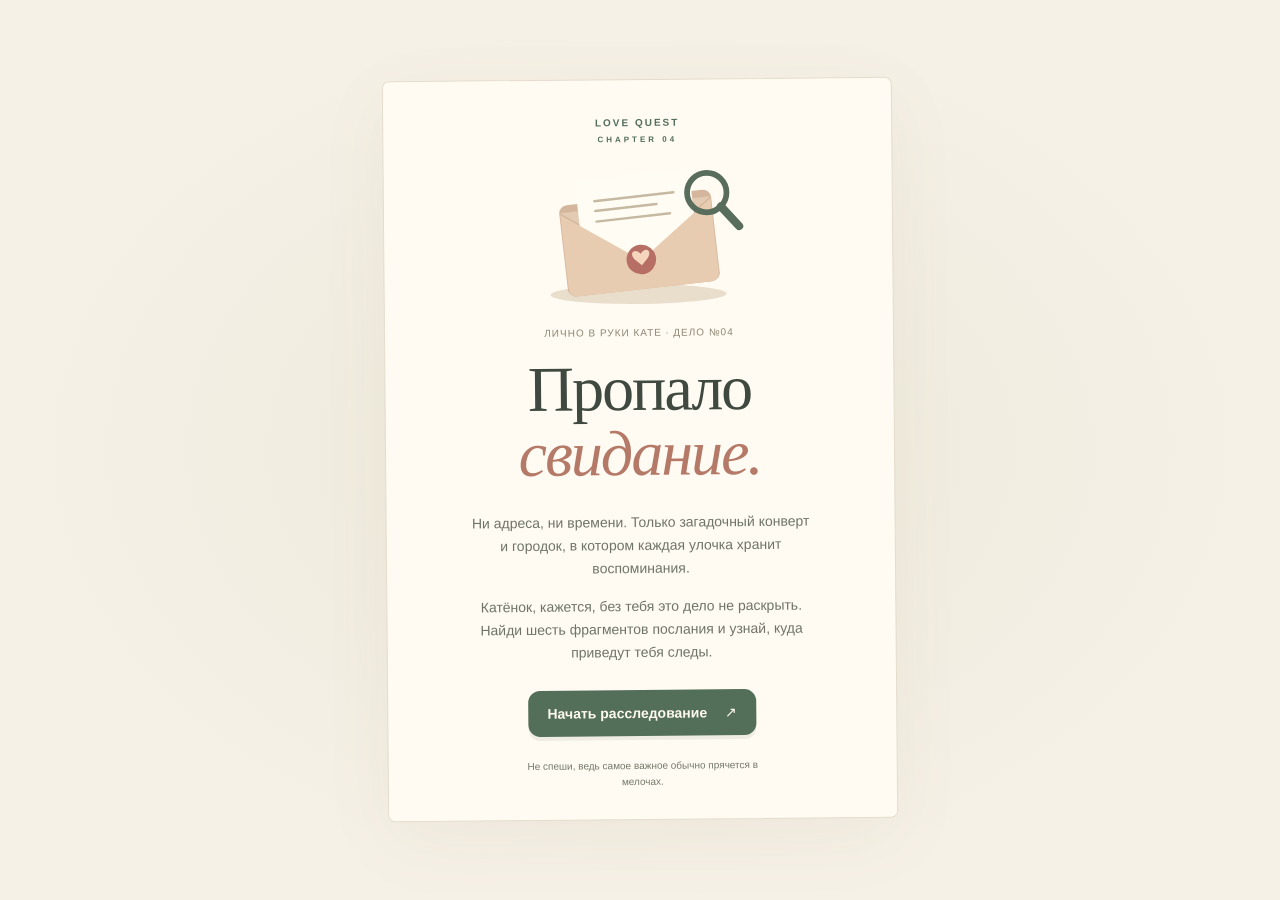
<file: index.html>
<!doctype html>
<html lang="ru">
<head>
  <meta charset="utf-8">
  <meta name="viewport" content="width=device-width, initial-scale=1, viewport-fit=cover">
  <meta name="theme-color" content="#f6f1e7">
  <title>LOVE QUEST · Дело о пропавшем свидании</title>
  <link rel="icon" href="data:image/svg+xml,%3Csvg xmlns='http://www.w3.org/2000/svg' viewBox='0 0 32 32'%3E%3Ccircle cx='14' cy='13' r='9' fill='%23f6f1e7' stroke='%23596d5c' stroke-width='3'/%3E%3Cpath d='m21 20 8 9' stroke='%23596d5c' stroke-width='4'/%3E%3C/svg%3E">
  <link rel="stylesheet" href="css/main.css">
  <link rel="stylesheet" href="missions/001-letters/mission.css">
  <link rel="stylesheet" href="missions/002-photo/mission.css">
  <link rel="stylesheet" href="missions/003-objects/mission.css">
  <link rel="stylesheet" href="missions/004-crossword/mission.css">
  <link rel="stylesheet" href="missions/005-archive/mission.css">
  <link rel="stylesheet" href="missions/006-dash/mission.css">
  <link rel="stylesheet" href="css/polish.css">
  <script src="js/polish.js" defer></script>
  <script src="missions/001-letters/mission.js" defer></script>
  <script src="missions/002-photo/mission.js" defer></script>
  <script src="missions/003-objects/mission.js" defer></script>
  <script src="missions/004-crossword/mission.js" defer></script>
  <script src="missions/005-archive/mission.js" defer></script>
  <script src="missions/006-dash/mission.js" defer></script>
  <link rel="stylesheet" href="css/finale.css">
  <script src="js/finale/notifications.js" defer></script>
  <script src="js/finale/art.js" defer></script>
  <script src="js/finale/finale.js" defer></script>
  <script src="js/main.js" defer></script>
</head>
<body>
  <a class="skip-link" href="#map-title" hidden>К карте расследования</a>
  <section id="intro" class="intro" aria-labelledby="intro-title" hidden>
    <div class="intro-paper">
      <p class="eyebrow">LOVE QUEST <span>CHAPTER 04</span></p>
      <div class="letter-art" aria-hidden="true">
        <svg viewBox="0 0 280 190"><ellipse cx="140" cy="167" rx="107" ry="12" fill="#e8decb"/><g transform="rotate(-6 140 90)"><rect x="47" y="49" width="186" height="112" rx="10" fill="#d4b69c"/><path d="m48 58 92 67 92-67" fill="#e2cbb2"/><path d="m48 153 68-59M232 153l-68-59" fill="none" stroke="#bd987c" stroke-width="2"/><rect x="70" y="21" width="140" height="98" rx="4" fill="#fffcf3"/><path d="M91 48h97M91 60h75M91 73h90" stroke="#c6b9a2" stroke-width="3" stroke-linecap="round"/><path d="m48 60 92 66 92-66v91a10 10 0 0 1-10 10H58a10 10 0 0 1-10-10Z" fill="#e7ccb1"/><circle cx="140" cy="125" r="18" fill="#b66e65"/><path d="M132 124c-7-9 2-14 8-6 6-8 15-3 8 6l-8 8Z" fill="#f5d5bc"/></g><circle cx="224" cy="44" r="24" fill="none" stroke="#596d5c" stroke-width="7"/><path d="m241 61 22 24" stroke="#596d5c" stroke-width="10" stroke-linecap="round"/></svg>
      </div>
      <p class="case-number">Лично в руки Кате · Дело №04</p>
      <h1 id="intro-title">Пропало<br><em>свидание.</em></h1>
      <p class="intro-copy">Ни адреса, ни времени. Только загадочный конверт и городок, в котором каждая улочка хранит воспоминания.</p>
      <p class="intro-copy">Катёнок, кажется, без тебя это дело не раскрыть. Найди шесть фрагментов послания и узнай, куда приведут тебя следы.</p>
      <button id="begin" class="button primary" type="button">Начать расследование <span aria-hidden="true">↗</span></button>
      <p class="quiet">Не спеши, ведь самое важное обычно прячется в мелочах.</p>
    </div>
  </section>

  <div id="app" class="app" hidden>
    <header class="topbar">
      <a class="wordmark" href="#map-title" aria-label="LOVE QUEST — карта"><svg viewBox="0 0 36 36" aria-hidden="true"><circle cx="15" cy="14" r="9"/><path d="m22 21 9 9M11 14h8M15 10v8"/></svg><span>LOVE QUEST<small>CHAPTER 04</small></span></a>
      <button class="button subtle" type="button" data-panel="menu">О деле <span aria-hidden="true">☰</span></button>
    </header>
    <main id="main">
      <section class="hero" aria-labelledby="map-title">
        <div><p class="eyebrow">Личное расследование · 29 ноября 2026</p><h1 id="map-title" tabindex="-1">Дело о пропавшем<br><em>свидании</em></h1><p class="hero-copy">Шесть мест. Шесть секретов. <br>И одна история, которую знаем только мы.</p></div>
        <div class="progress-note"><span class="eyebrow">Найдено фрагментов</span><p class="progress-count"><strong id="progress-count">0</strong><span>/ 6</span></p><ol id="progress-markers" class="progress-markers" aria-label="Прогресс расследования"></ol><span id="progress-caption" class="quiet">Первый след уже ждёт.</span></div>
      </section>

      <div class="investigation">
        <section class="map-section" aria-labelledby="town-title">
          <div class="section-heading"><h2 id="town-title">Городок воспоминаний</h2><span class="map-coordinate" aria-hidden="true">N ↑</span></div>
          <p class="map-instruction">Выбери место, чтобы заглянуть в его историю.</p>
          <div class="town">
            <svg class="town-landscape" viewBox="0 0 640 900" preserveAspectRatio="none" aria-hidden="true">
              <defs><g id="town-crown"><ellipse cy="-21" rx="21" ry="28" fill="#a2b38b"/><ellipse cx="-7" cy="-29" rx="10" ry="16" fill="#b7c79b"/></g><g id="town-tree"><path d="M0-12V20" stroke="#a58d6d" stroke-width="5" stroke-linecap="round"/><use href="#town-crown"/></g><g id="town-flower"><path d="M0 4v10" stroke="#8d9f78" stroke-width="2"/><circle r="4" fill="#d4a190"/><circle r="1.4" fill="#faf1cc"/></g></defs>
              <defs>
                <radialGradient id="town-lamp-glow"><stop stop-color="#fff3b1" stop-opacity=".88"/><stop offset="1" stop-color="#ffe2a3" stop-opacity="0"/></radialGradient>
                <g id="town-lamp">
                  <ellipse cx="5" cy="1" rx="15" ry="3" fill="#778666" opacity=".24"/>
                  <circle cy="-39" r="25" fill="url(#town-lamp-glow)"/>
                  <path d="M0 0v-31m-5 30h10m-9-30h8" fill="none" stroke="#746d58" stroke-width="3" stroke-linecap="round"/>
                  <path d="m-7-41 7-6 7 6-3 10h-8z" fill="#ffe9a5" stroke="#786d55" stroke-width="2"/>
                  <path d="M0-40v7m-8-8H8" stroke="#aa8960" stroke-width="1.4"/>
                </g>
              </defs>
              <g opacity=".64">
                <path d="M8 175Q120 109 206 174T397 156 632 169V0H8Z" fill="#c8d7b4"/>
                <path d="M0 85q90-62 193 1t227 5q100-48 220 10V0H0Z" fill="#d9e2c3"/>
                <ellipse cx="316" cy="863" rx="155" ry="32" fill="#afc29d"/>
                <ellipse cx="316" cy="864" rx="99" ry="18" fill="#dce2b9"/>
                <path d="M22 803q47-30 78-10m449 10q27-33 68-17" fill="none" stroke="#f5e6c0" stroke-width="5" stroke-linecap="round" stroke-dasharray="2 9"/>
              </g>
              <path d="M250 326c45-43 127-33 145 12-37 37-108 39-145-12ZM254 621c34-27 116-35 140 1-35 31-104 29-140-1Z" fill="#c5d4b2" opacity=".5"/>
              <g opacity=".9"><use href="#town-tree" x="37" y="83"/><use href="#town-tree" x="595" y="68"/><g class="living-tree tree-one" transform="translate(309 80)"><path d="M0-12V20" stroke="#a58d6d" stroke-width="5" stroke-linecap="round"/><g class="tree-crown"><use href="#town-crown"/></g></g><use href="#town-tree" x="65" y="327"/><use href="#town-tree" x="583" y="339"/><g class="living-tree tree-two" transform="translate(315 394)"><path d="M0-12V20" stroke="#a58d6d" stroke-width="5" stroke-linecap="round"/><g class="tree-crown"><use href="#town-crown"/></g></g><use href="#town-tree" x="40" y="610"/><use href="#town-tree" x="595" y="629"/><g class="living-tree tree-three" transform="translate(307 684)"><path d="M0-12V20" stroke="#a58d6d" stroke-width="5" stroke-linecap="round"/><g class="tree-crown"><use href="#town-crown"/></g></g><use href="#town-tree" x="49" y="867"/><use href="#town-tree" x="591" y="865"/></g>
              <g><use href="#town-flower" x="88" y="90"/><use href="#town-flower" x="100" y="100"/><use href="#town-flower" x="540" y="300"/><use href="#town-flower" x="553" y="307"/><use href="#town-flower" x="261" y="361"/><use href="#town-flower" x="380" y="650"/><use href="#town-flower" x="390" y="638"/><use href="#town-flower" x="83" y="839"/></g>
              <g fill="none" stroke="#7f8d77" stroke-width="3" stroke-linecap="round"><path d="M330 294v34m-9-34h18m-18 0v-14h18v14M301 592v34m-9-34h18m-18 0v-14h18v14"/></g>
              <g stroke-linecap="round">
                <path d="M119 219h12v25h-12z" fill="#8e8061"/><path d="M106 215q0-9 12-9h18v17h-30z" fill="#a47867"/><path d="M112 215h12" stroke="#f2d6aa" stroke-width="2"/>
                <path d="M505 689h80m-80 9h80m-74-15v23m18-23v23m18-23v23m18-23v23m17-23v23" stroke="#ba9b76" stroke-width="4" opacity=".7"/>
                <g fill="none" stroke="#718478" stroke-width="2.5">
                  <circle cx="526" cy="810" r="12"/><circle cx="558" cy="810" r="12"/>
                  <path d="m526 810 9-17 10 17h-19m19 0 9-19 4 19m-9-22h8m-26 5h9"/>
                </g>
                <g class="town-lanterns">
                  <use href="#town-lamp" x="68" y="245"/><use href="#town-lamp" x="567" y="298"/>
                  <use href="#town-lamp" x="65" y="555"/><use href="#town-lamp" x="565" y="842"/>
                </g>
              </g>
            </svg>
            <svg id="town-routes" class="town-routes" aria-hidden="true" focusable="false"></svg>
            <div id="mission-map" class="mission-map"></div>
            <div class="town-life" aria-hidden="true">
              <svg class="resident resident-reader" data-npc="reader" viewBox="0 0 32 60" focusable="false"><ellipse cx="16" cy="56" rx="12" ry="3" fill="#8d9c7a" opacity=".2"/><path d="M12 42v12m8-12v12" stroke="#737f7d" stroke-width="4" stroke-linecap="round"/><path d="M7 29q9-7 18 0l2 16H5Z" fill="#bb9582"/><g class="npc-head"><circle cx="16" cy="19" r="8" fill="#e6caa5"/><path d="M8 19q-2-14 8-14 11 0 9 14" fill="#8e806b"/></g><g class="npc-book"><path d="M8 32q7-3 8 1 2-4 9-1v11q-7-4-9-1-2-3-8 0Z" fill="#f4e9cc"/><path d="M16 33v9" stroke="#b7ad8e"/></g></svg>
              <svg class="resident resident-florist" data-npc="florist" viewBox="0 0 32 60" focusable="false"><ellipse cx="16" cy="56" rx="12" ry="3" fill="#8d9c7a" opacity=".2"/><path d="M12 44v10m8-10v10" stroke="#8c7e6c" stroke-width="4" stroke-linecap="round"/><path d="M8 29h16l4 17H4Z" fill="#91a488"/><circle cx="16" cy="20" r="8" fill="#e5c09e"/><path d="M5 16q10-13 22 0Z" fill="#b2a178"/><g class="npc-flowers"><path d="M10 43q5-10 11-13" fill="none" stroke="#6c886b" stroke-width="2"/><g fill="#c49885"><circle cx="21" cy="30" r="4"/><circle cx="25" cy="35" r="3"/><circle cx="17" cy="34" r="3"/></g></g></svg>
              <svg class="resident resident-walker" data-npc="walker" viewBox="0 0 32 60" focusable="false"><ellipse cx="16" cy="56" rx="12" ry="3" fill="#8d9c7a" opacity=".2"/><g class="npc-walk-legs"><path d="m13 43-3 11m9-11 4 11" stroke="#7e827d" stroke-width="4" stroke-linecap="round"/></g><path d="M8 28h16l2 18H6Z" fill="#b9a57a"/><circle cx="16" cy="18" r="8" fill="#e5c4a3"/><path d="M7 15q0-13 10-11 10 2 9 13" fill="#828773"/><path d="m24 31 4 10" stroke="#e5c4a3" stroke-width="3" stroke-linecap="round"/><rect x="22" y="39" width="10" height="10" rx="2" fill="#ac8f72"/></svg>
              <svg class="resident resident-photographer" data-npc="photographer" viewBox="0 0 32 60" focusable="false"><ellipse cx="16" cy="56" rx="12" ry="3" fill="#8d9c7a" opacity=".2"/><path d="M12 43v11m8-11v11" stroke="#858c93" stroke-width="4" stroke-linecap="round"/><path d="M8 28h16l3 18H5Z" fill="#a8a685"/><circle cx="16" cy="19" r="8" fill="#e8c6a2"/><path d="M8 17q-1-12 9-11 10 0 8 12" fill="#8e8070"/><g class="camera-hand"><path d="m9 35 1-8m13 8 1-8" stroke="#e8c6a2" stroke-width="4" stroke-linecap="round"/><rect x="7" y="23" width="19" height="12" rx="3" fill="#7d8982"/><circle cx="18" cy="29" r="4" fill="#c3d3cc" stroke="#5f736b" stroke-width="2"/></g></svg>
              <svg class="bench-scene" viewBox="0 0 76 60" focusable="false"><ellipse cx="38" cy="55" rx="34" ry="4" fill="#8d9c7a" opacity=".15"/><path d="M8 32h60M8 39h60m-54 0v15m48-15v15" fill="none" stroke="#b29b7b" stroke-width="5" stroke-linecap="round"/><g data-npc="bench-left"><path d="m23 38-1 14m8-13 2 13" stroke="#838d86" stroke-width="4" stroke-linecap="round"/><path d="M17 26q9-6 17 0l1 13H16Z" fill="#a7b498"/><g class="npc-head"><circle cx="26" cy="17" r="8" fill="#e7c6a5"/><path d="M18 16q-1-12 9-11 9 1 7 12" fill="#9a8b74"/></g><path class="bench-gesture" d="m32 28 7 5" stroke="#e7c6a5" stroke-width="3" stroke-linecap="round"/></g><g data-npc="bench-right"><path d="m48 38-2 14m9-14 1 14" stroke="#9296a0" stroke-width="4" stroke-linecap="round"/><path d="M42 26q9-6 17 0l2 13H41Z" fill="#c09a87"/><g class="npc-head"><circle cx="51" cy="17" r="8" fill="#e6bea0"/><path d="M43 17q-2-13 8-13 12 1 9 14l-4-7-12 7Z" fill="#8d7b65"/></g><path d="m43 28-5 5" stroke="#e6bea0" stroke-width="3" stroke-linecap="round"/></g></svg>
              <svg class="bird bird-one" viewBox="0 0 32 18" focusable="false"><path class="bird-wing" d="M3 12q6-11 13 0 7-11 13 0" fill="none" stroke="#7c8c79" stroke-width="2" stroke-linecap="round"/></svg>
              <svg class="bird bird-two" viewBox="0 0 32 18" focusable="false"><path class="bird-wing" d="M3 12q6-11 13 0 7-11 13 0" fill="none" stroke="#889783" stroke-width="2" stroke-linecap="round"/></svg>
              <svg class="resident polish-coffee" viewBox="0 0 32 60" focusable="false"><path d="M12 44v11m8-11v11" stroke="#747e72" stroke-width="4" stroke-linecap="round"/><path d="M8 44l2-21h12l3 21Z" fill="#b78570"/><circle cx="16" cy="15" r="8" fill="#e4be99"/><path d="M8 15q0-13 13-8l3 7-12-3Z" fill="#797263"/><g class="polish-cup"><path d="m18 27 6 10" stroke="#c78f78" stroke-width="4"/><path d="M24 29h7l-1 8h-5Zm7 1h2v4h-2" fill="#fcf2d6"/></g></svg>
              <span class="falling-leaf leaf-one"></span><span class="falling-leaf leaf-two"></span><span class="falling-leaf leaf-three"></span>
            </div>
            <div class="town-pets"></div>
            <div id="town-katya" class="katya" data-state="standing" aria-hidden="true" hidden>
              <svg class="katya-sprite" viewBox="0 0 40 80" focusable="false">
                <defs><linearGradient id="katya-hair" x2="1" y2="1"><stop stop-color="#837259"/><stop offset=".5" stop-color="#ad9673"/><stop offset="1" stop-color="#c6ae86"/></linearGradient></defs>
                <ellipse cx="20" cy="76" rx="12" ry="2.5" fill="#5f72512b"/>
                <path d="M7 22Q5 3 20 3q15 0 14 21l2 30H5Z" fill="url(#katya-hair)"/>
                <g class="katya-leg leg-left"><path d="m14 55-1 17" stroke="#809bae" stroke-width="7" stroke-linecap="round"/><path d="M10 73h7" stroke="#eee4d3" stroke-width="4" stroke-linecap="round"/></g>
                <g class="katya-leg leg-right"><path d="m25 55 1 17" stroke="#91a9b8" stroke-width="7" stroke-linecap="round"/><path d="M23 73h7" stroke="#eee4d3" stroke-width="4" stroke-linecap="round"/></g>
                <path d="M10 33q10-8 20 0l3 24q-13 6-26 0Z" fill="#85695a"/><path d="M12 32q8 14 16 0" fill="none" stroke="#a58975" stroke-width="4"/><path d="M15 42v7m10-7v7M13 52q7 4 14 0" fill="none" stroke="#b49b85" stroke-width="1"/>
                <g class="katya-arm arm-left"><path d="m9 37-4 17" fill="none" stroke="#927362" stroke-width="6" stroke-linecap="round"/><circle cx="5" cy="56" r="3" fill="#edc7a1"/></g>
                <g class="katya-arm arm-right"><path d="m31 37 4 12" fill="none" stroke="#927362" stroke-width="6" stroke-linecap="round"/><circle cx="35" cy="51" r="3" fill="#edc7a1"/><path d="m35 48-2-5" stroke="#61745d" stroke-width="2"/><circle cx="31" cy="39" r="5" fill="#dce6d1" stroke="#61745d" stroke-width="2"/></g>
                <g class="katya-face"><ellipse cx="20" cy="21" rx="10" ry="12" fill="#edc7a1"/><path d="M9 22Q6 3 20 3q15 0 12 21l-5-12-6-4-10 13Z" fill="url(#katya-hair)"/><path d="M13 11q-6 13-2 34m17-33q6 12 1 33" stroke="#d1b992" stroke-width="2" fill="none" stroke-linecap="round"/><path d="M15 22h.1m10 0h.1" stroke="#635746" stroke-width="2" stroke-linecap="round"/><path d="M16 28q4 4 8 0" fill="#fff8e6" stroke="#bc8d76" stroke-width=".7"/></g>
              </svg><span class="katya-label">Ты здесь</span>
            </div>
            <div id="find-notice" class="find-notice" role="status" hidden></div>
          </div>
          <div class="map-legend"><span><i class="legend-dot current"></i>Твой следующий шаг</span><span><i class="legend-dot completed"></i>Дело раскрыто</span><span><i class="legend-dot locked"></i>Пока закрыто</span></div>
        </section>
        <aside class="case-sidebar" aria-label="Заметки расследования">
          <div class="case-note"><span class="paper-clip" aria-hidden="true"></span><p class="eyebrow">На полях дела</p><h2 id="case-note-title"></h2><p id="next-step"></p><button id="current-case" class="text-button" type="button">Открыть текущее дело <span aria-hidden="true">→</span></button><div class="note-stamp" aria-hidden="true">ОСОБО<br>ЛИЧНОЕ</div></div>
          <button class="journal-launch" type="button" data-panel="journal"><span class="journal-icon" aria-hidden="true">▤</span><span><strong>Журнал дела</strong><small>Здесь складываются находки</small></span><span aria-hidden="true">↗</span></button>
          <p id="save-note" class="save-note">Твои находки сохраняются в этом браузере.</p>
        </aside>
      </div>
      <div id="dev-tools" class="dev-tools" hidden></div>
      <footer class="page-footer"><span>Детективное расследование для любимой Кати</span><span>LOVE QUEST · 04</span></footer>
    </main>
    <nav class="bottom-nav" aria-label="Основная навигация"><button id="nav-map" type="button" aria-current="page"><span aria-hidden="true">⌂</span>Карта</button><button type="button" data-panel="journal"><span aria-hidden="true">▤</span>Журнал</button><button type="button" data-panel="help"><span aria-hidden="true">?</span>Подсказка</button></nav>
  </div>

  <dialog id="panel" aria-labelledby="panel-title"><div class="panel-header"><p id="panel-kicker" class="eyebrow"></p><button id="close-panel" class="close-button" type="button" aria-label="Закрыть окно">×</button></div><div class="panel-content"><h2 id="panel-title"></h2><div id="panel-body"></div></div></dialog>
  <p id="announcement" class="sr-only" role="status" aria-live="polite"></p>
  <noscript><p class="no-script">Для расследования нужен JavaScript. Включи его в настройках браузера и открой страницу снова.</p></noscript>
</body>
</html>
</file>
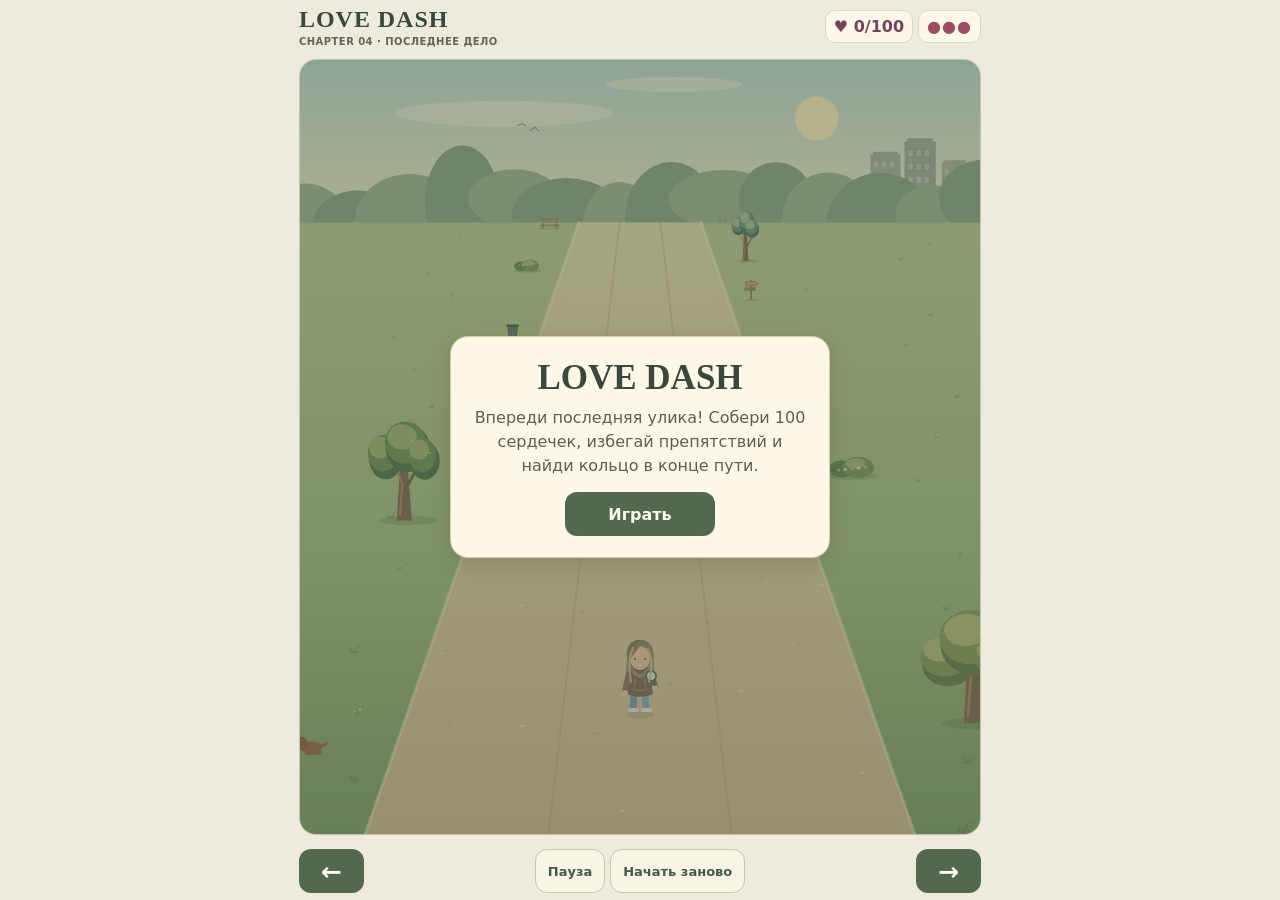
<file: missions/love-dash/index.html>
<!doctype html><html lang="ru"><head><meta charset="utf-8"><meta name="viewport" content="width=device-width,initial-scale=1,viewport-fit=cover"><title>LOVE DASH</title><link rel="stylesheet" href="game.css"></head><body><main class="app"><header><div class="brand">LOVE DASH <small>CHAPTER 04 · ПОСЛЕДНЕЕ ДЕЛО</small></div><div class="stats"><span id="hearts">♥ 0/100</span><span id="lives">●●●</span></div></header><section class="stage" id="stage" aria-label="Игровое поле"><canvas id="canvas"></canvas><div class="overlay" id="overlay"><div class="card"><h1 id="title">LOVE DASH</h1><p id="message">Впереди последняя улика! Собери 100 сердечек, избегай препятствий и найди кольцо в конце пути.</p><button id="action">Играть</button></div></div></section><footer><button id="left" aria-label="Влево">←</button><div class="actions"><button id="pause">Пауза</button><button id="restart">Начать заново</button></div><button id="right" aria-label="Вправо">→</button></footer></main><script src="game-art.js" defer></script><script src="game.js" defer></script></body></html>
</file>
<file: css/main.css>
:root{color-scheme:light;--paper:#f6f1e7;--ink:#3f493f;--muted:#73786b;--green:#536e59;--rose:#b57968;--line:#ded9ca;--serif:Georgia,'Times New Roman',serif;font-family:-apple-system,BlinkMacSystemFont,'Segoe UI',sans-serif;color:var(--ink);background:var(--paper);font-synthesis:none}
*{box-sizing:border-box}body{margin:0}button,a{-webkit-tap-highlight-color:transparent}button{font:inherit;color:inherit;cursor:pointer}button:disabled{cursor:default;opacity:.5}a{color:inherit}button:focus-visible,a:focus-visible,[tabindex]:focus-visible{outline:3px solid #9b5c48;outline-offset:5px}button{touch-action:manipulation}svg{display:block;max-width:100%}[hidden]{display:none!important}h1,h2,h3,p{margin-top:0}h1,h2,h3{font-weight:400}h1,h2{font-family:var(--serif)}em{font-weight:400;color:var(--rose)}p{line-height:1.65}button{border:0}button:disabled:hover{transform:none}.button{min-height:46px;padding:12px 19px;border-radius:12px;display:inline-flex;align-items:center;justify-content:center;gap:18px;font-size:14px;font-weight:600}.primary{background:var(--green);color:#fffaf0;box-shadow:0 4px 0 #3c514215}.primary:hover{background:#435e49}.subtle{background:#e9e6db}.text-button{padding:12px 0;min-height:46px;background:none;color:var(--green);font-weight:650;text-align:left}.text-button span{margin-left:12px}.eyebrow{font-size:10px;letter-spacing:1.6px;text-transform:uppercase;font-weight:650;color:var(--muted);line-height:1.6}.quiet{font-size:12px;color:var(--muted);line-height:1.6}.app{max-width:1100px;margin:auto;padding:env(safe-area-inset-top,0px) 44px 28px}.topbar{display:flex;align-items:center;justify-content:space-between;gap:12px;padding:24px 0;border-bottom:1px solid var(--line)}.wordmark{display:flex;align-items:center;gap:10px;text-decoration:none;font-weight:750;font-size:15px;letter-spacing:1px}.wordmark svg{width:35px;height:35px;fill:none;stroke:var(--green);stroke-width:2.5;stroke-linecap:round}.wordmark small{display:block;font-weight:500;letter-spacing:3px;font-size:8px;margin-top:4px}.hero{display:flex;justify-content:space-between;align-items:center;gap:30px;padding:43px 0 38px}.hero h1{font-size:clamp(32px,4.5vw,53px);line-height:1.12;letter-spacing:-1.5px;margin-bottom:16px}.hero-copy{font-size:14px;color:var(--muted);margin:0}.progress-note{min-width:180px;padding:18px 24px;border-left:1px solid var(--line)}.progress-count{margin:5px 0 10px;line-height:1;display:flex;align-items:baseline;gap:9px}.progress-count strong{font-family:var(--serif);font-size:48px;font-weight:400}.progress-count>span{font-size:17px;color:#929681}.progress-markers{display:flex;list-style:none;gap:9px;padding:0;margin:16px 0}.progress-markers li{width:13px;height:13px;border:1px solid #c6ccba;border-radius:50%;background:#edece1}.progress-markers li.found{background:var(--green);border-color:var(--green)}.progress-markers li.active{border-color:var(--green);box-shadow:0 0 0 3px #dce2d5}.investigation{display:grid;grid-template-columns:minmax(0,1fr) 256px;align-items:start;gap:30px}.section-heading{display:flex;align-items:center;justify-content:space-between;gap:10px}.section-heading h2{font-size:23px;margin:0}.map-coordinate{font-size:12px;color:var(--muted)}.map-instruction{font-size:12px;color:var(--muted);margin:7px 0 19px}.town{position:relative;isolation:isolate;overflow:hidden;border-radius:100px 100px 30px 30px;background:#e5ead9;background-image:radial-gradient(ellipse at 50% 35%,#edf0e2 0,transparent 60%);border:1px solid #d8deca}.town-landscape{position:absolute;width:100%;height:100%;inset:0;pointer-events:none;z-index:-1}.mission-map{display:grid;grid-template-columns:repeat(2,minmax(0,1fr));grid-template-rows:repeat(3,280px);padding:20px 8px 0;gap:0 10px}.location{display:flex;position:relative;flex-direction:column;align-items:center;justify-content:flex-start;min-width:0;background:none;padding:13px 4px 8px;border-radius:28px;align-self:start;min-height:250px}.location:hover .building{transform:translateY(-3px)}.location .building{width:100%;max-width:200px;height:149px;transition:transform .2s ease;overflow:visible}.location.locked .building{filter:saturate(.48);opacity:.68}.location.completed .building{filter:saturate(.8)}.location-name{font-family:var(--serif);font-size:19px;line-height:1.14;min-height:44px;max-width:180px;display:flex;align-items:center;justify-content:center;text-align:center;margin-top:0}.location-number{position:absolute;top:3px;left:calc(50% - 57px);font-size:10px;font-weight:700;letter-spacing:1px;background:#f9f4e8;border:1px solid #d4d6c2;padding:5px 7px;border-radius:50%;z-index:2}.location-status{font-size:10px;font-weight:650;margin-top:8px;padding:6px 9px;border-radius:20px;color:#717663;background:#f6f2e7e6;line-height:1.4}.location.current .location-status{color:#fffdf4;background:var(--green)}.location.completed .location-status{color:#48634e;background:#d4dfc7}.location.current:before{content:'';position:absolute;left:12%;right:12%;top:113px;height:27px;border-radius:50%;background:#c2cfa9;box-shadow:0 0 0 6px #e6ecd980;z-index:-1}.katya{position:absolute;right:calc(50% - 83px);top:104px;width:28px;height:52px;filter:drop-shadow(0 3px 1px #536e5919)}.katya svg{width:100%;height:100%}.katya-label{position:absolute;top:157px;right:calc(50% - 85px);font-size:9px;color:var(--green);background:#fff9e9;padding:2px 5px;border-radius:5px}.map-legend{display:flex;gap:14px;flex-wrap:wrap;margin:16px 0;font-size:10px;color:var(--muted)}.map-legend span{display:flex;align-items:center;gap:6px}.legend-dot{display:inline-block;width:8px;height:8px;border-radius:50%;border:1px solid #b8bda9;background:#e9eadd}.legend-dot.current{background:var(--green);border-color:var(--green)}.legend-dot.completed{background:#adbf9e;border-color:#adbf9e}.case-sidebar{position:sticky;top:22px;margin-top:67px}.case-note{position:relative;padding:30px 24px 70px;background:#fffbef;border:1px solid #e7dfca;box-shadow:2px 5px 0 #e6dfcd55;transform:rotate(1.5deg)}.case-note h2{font-size:27px;line-height:1.12;margin-bottom:16px}.case-note>p:not(.eyebrow){font-size:13px;color:var(--muted)}.case-note .text-button{font-size:12px}.paper-clip{position:absolute;top:-12px;right:28px;width:16px;height:39px;border:2px solid #999e8d;border-radius:10px;transform:rotate(14deg)}.paper-clip:after{content:'';position:absolute;inset:4px 3px 9px;border:1px solid #999e8d;border-radius:8px}.note-stamp{position:absolute;bottom:16px;right:23px;border:1.5px solid #ba8d7b;color:#ad8170;font-size:10px;font-weight:650;letter-spacing:1px;padding:7px 13px;line-height:1.4;transform:rotate(-9deg);text-align:center}.journal-launch{display:flex;align-items:center;gap:13px;text-align:left;background:#e7e9dd;width:100%;min-height:85px;border-radius:13px;padding:17px;margin-top:26px}.journal-launch strong{display:block;font-family:var(--serif);font-size:20px;font-weight:400}.journal-launch small{display:block;color:var(--muted);font-size:11px;line-height:1.5;margin-top:4px}.journal-launch>span:last-child{margin-left:auto}.journal-icon{font-size:30px;color:var(--green)}.save-note{font-size:11px;color:var(--muted);padding:0 5px;margin-top:16px}.page-footer{display:flex;justify-content:space-between;gap:16px;font-size:10px;color:#8e9382;border-top:1px solid var(--line);padding-top:22px;margin-top:30px}.bottom-nav{display:flex;justify-content:center;gap:16px;margin-top:22px}.bottom-nav button{display:flex;align-items:center;gap:8px;background:none;padding:12px 20px;min-height:48px;font-size:12px;color:var(--muted);border-radius:10px}.bottom-nav button[aria-current]{background:#e2e7d9;color:var(--green)}.bottom-nav button span{font-size:19px}
.intro{min-height:100svh;display:grid;place-items:center;padding:max(24px,env(safe-area-inset-top)) 18px max(24px,env(safe-area-inset-bottom));background:radial-gradient(ellipse at 50% 50%,#ece8d9,transparent 70%)}.intro-paper{position:relative;max-width:510px;width:100%;text-align:center;background:#fffbf2;border:1px solid #e4ddce;box-shadow:0 20px 70px #796e5510;padding:35px 46px 29px;border-radius:7px;transform:rotate(-.5deg)}.intro-paper>.eyebrow{color:var(--green);letter-spacing:2px}.intro-paper>.eyebrow span{display:block;letter-spacing:3px;font-size:8px;margin-top:3px}.letter-art{width:230px;margin:5px auto 12px}.case-number{font-size:10px;letter-spacing:1px;text-transform:uppercase;color:#8e8574;margin-bottom:16px}.intro h1{font-size:64px;line-height:1.01;letter-spacing:-2px;margin-bottom:24px}.intro-copy{font-size:14px;color:#6e7467;max-width:345px;margin:0 auto 15px}.intro .button{margin-top:11px}.intro .quiet{margin:22px auto 0;max-width:265px;font-size:10px}
dialog{border:1px solid #e5dfd0;border-radius:22px;width:min(490px,calc(100% - 28px));max-height:calc(100dvh - 32px - env(safe-area-inset-top,0px) - env(safe-area-inset-bottom,0px));padding:0;color:var(--ink);background:#fffaf0;box-shadow:0 24px 100px #25342630;overscroll-behavior:contain}dialog::backdrop{background:#33453665;backdrop-filter:blur(3px)}body:has(dialog[open]){overflow:hidden}.panel-header{position:sticky;top:0;display:flex;align-items:center;justify-content:space-between;padding:13px 17px 6px 27px;background:#fffaf0;z-index:2}.panel-header p{margin:0}.close-button{min-width:44px;min-height:44px;font-size:27px;border-radius:50%;background:#eeeee3;font-weight:300}.panel-content{padding:8px 27px 29px;overflow-wrap:anywhere}.panel-content h2{font-size:32px;line-height:1.12;margin-bottom:17px}.panel-content h3{font-size:17px;font-family:var(--serif);margin:21px 0 10px}.panel-content p{color:#6c7465;font-size:14px}.case-art{width:170px;margin:0 auto 10px}.panel-state{display:inline-block;font-size:11px;padding:6px 10px;border-radius:20px;background:#e5e9dc;color:var(--green);margin-bottom:15px}.pending-note{border-left:2px solid #c5b28f;background:#f1ecdf;padding:13px 15px;margin:20px 0;font-size:13px;line-height:1.6;color:#73715f}.clue-list{padding:0;list-style:none;display:grid;gap:9px;margin:23px 0}.clue-slot{display:flex;align-items:center;gap:14px;padding:15px 12px;border:1px dashed #d9dbc9;border-radius:12px;background:#f6f4ea}.clue-slot.found{background:#eaf0df;border-style:solid;border-color:#d6dfc7}.clue-number{font-size:11px;color:#8d927e}.clue-copy{min-width:0}.clue-copy small{display:block;font-size:10px;color:#7c826f;margin-bottom:4px}.clue-word{font-size:16px;letter-spacing:.8px;font-weight:650;color:var(--green)}.clue-missing{font-size:12px;color:#8c917e}.menu-actions{display:grid;gap:8px;margin-top:20px}.menu-actions button{justify-content:flex-start;background:#e9ecdf}.final-seal{display:grid;place-items:center;width:74px;height:74px;border-radius:50%;border:1px solid #b5bea4;background:#e8eedc;color:var(--green);font-family:var(--serif);font-size:30px;margin-bottom:20px}.dev-tools{border:1px dashed #af9e79;padding:14px;border-radius:10px;margin-top:25px;background:#efe6d4;font-size:12px}.dev-tools p{margin:0 0 9px}.dev-tools .button{font-size:12px;min-height:44px;padding:9px 12px;background:#fffcf3}.dev-actions{display:flex;flex-wrap:wrap;gap:7px}.dev-warning{font-size:11px!important;color:#847052!important}.sr-only{position:absolute;width:1px;height:1px;padding:0;margin:-1px;overflow:hidden;clip:rect(0,0,0,0);white-space:nowrap;border:0}.skip-link{position:absolute;left:12px;top:-100px;background:#fff;padding:14px;z-index:20}.skip-link:focus{top:12px}.no-script{margin:30px;padding:24px;background:#fffaf0}
@media(max-width:850px){.app{padding-right:24px;padding-left:24px}.investigation{grid-template-columns:minmax(0,1fr) 220px;gap:20px}.case-note{padding:25px 18px 70px}.case-note h2{font-size:25px}.location-name{font-size:17px}.location .building{height:138px}.katya{top:96px;right:calc(50% - 68px)}.katya-label{top:149px;right:calc(50% - 72px)}}
@media(max-width:680px){.app{padding:env(safe-area-inset-top,0px) 16px calc(90px + env(safe-area-inset-bottom,0px))}.topbar{padding:17px 0}.wordmark{font-size:13px;gap:7px}.wordmark svg{width:29px;height:29px}.topbar .button{font-size:12px;padding:10px 12px}.hero{display:block;padding:27px 0 25px}.hero h1{font-size:37px;letter-spacing:-1px}.hero .eyebrow{font-size:8px;letter-spacing:1.3px}.hero-copy{font-size:12px}.progress-note{margin-top:22px;min-width:0;border-left:0;border-top:1px solid var(--line);padding:15px 0 0;display:grid;grid-template-columns:1fr auto;align-items:center;gap:3px 10px}.progress-note>.eyebrow{grid-column:1;grid-row:1;font-size:9px}.progress-count{grid-column:2;grid-row:1 / span 3;margin:0;gap:5px}.progress-count strong{font-size:38px}.progress-count>span{font-size:14px}.progress-markers{grid-column:1;grid-row:2;margin:8px 0;gap:10px}.progress-markers li{width:12px;height:12px}.progress-note>.quiet{font-size:10px;grid-column:1;grid-row:3}.investigation{display:block}.section-heading h2{font-size:23px}.map-instruction{font-size:11px;margin-bottom:16px}.town{border-radius:74px 74px 23px 23px}.mission-map{grid-template-rows:repeat(3,275px);padding:18px 5px 0;gap:0 4px}.location{padding:13px 2px 8px;min-height:245px}.location .building{height:132px}.location-name{font-size:17px;min-height:43px;max-width:160px}.location-status{font-size:9px;padding:6px 8px}.location-number{left:calc(50% - 49px)}.location.current:before{top:109px}.katya{width:25px;height:47px;top:96px;right:calc(50% - 65px)}.katya-label{top:144px;right:calc(50% - 68px)}.map-legend{font-size:9px;gap:9px}.case-sidebar{position:static;margin:35px 5px 0}.case-note{padding:26px 24px 60px}.case-note h2{font-size:29px}.case-note .text-button{font-size:13px}.journal-launch{margin-top:25px}.page-footer{font-size:9px;margin-top:24px;line-height:1.6}.bottom-nav{position:fixed;bottom:0;left:0;right:0;margin:0;padding:8px 12px calc(8px + env(safe-area-inset-bottom,0px));gap:8px;background:#f9f5ecf5;border-top:1px solid #dedfce;z-index:5;backdrop-filter:blur(10px)}.bottom-nav button{flex:1;justify-content:center;gap:7px;font-size:11px;padding:9px 7px}.intro-paper{padding:28px 25px 26px}.intro h1{font-size:57px}.letter-art{width:207px}.intro-copy{font-size:13px}.intro .button{font-size:13px}.panel-content{padding:8px 21px 24px}.panel-header{padding-left:21px}.panel-content h2{font-size:29px}}
@media(max-width:350px){.app{padding-right:12px;padding-left:12px}.hero h1{font-size:32px}.hero-copy{font-size:11px}.location-name{font-size:15px}.location .building{height:121px}.katya{top:87px;right:calc(50% - 57px);width:23px}.katya-label{top:134px;right:calc(50% - 61px)}.location.current:before{top:99px}.location-status{font-size:8px}.intro-paper{padding:24px 18px}.intro h1{font-size:49px}.letter-art{width:170px}.intro-copy{font-size:12px}.case-number{font-size:8px}.map-legend{gap:7px;font-size:8px}}
@media(prefers-reduced-motion:reduce){*,*:before,*:after{scroll-behavior:auto!important;transition:none!important;animation:none!important}}

/* v0.2: streets share measured entrance coordinates with Katya's journey. */
.bottom-nav{display:none}
.town-routes{position:absolute;inset:0;width:100%;height:100%;pointer-events:none;z-index:0;overflow:visible}
.town-routes path{fill:none;stroke-linecap:round;stroke-linejoin:round}
.street-edge{stroke:#c7c3a9;stroke-width:27;opacity:.42}
.street-fill{stroke:#f5ead3;stroke-width:22}
.street-track{stroke:#d4c4a1;stroke-width:1.5;stroke-dasharray:1 7}
.entry-path{stroke:#e7d9b9;stroke-width:10}
.mission-map{position:relative;z-index:1}
.location-name{margin-top:28px}
.location .building{filter:drop-shadow(3px 5px 2px #56654c1c);transition:transform .2s ease,filter .6s ease,opacity .6s ease}
.location.locked .building{filter:saturate(.3) drop-shadow(2px 4px 2px #56654c15);opacity:.64}
.location.current .building{filter:saturate(1.08) drop-shadow(3px 6px 3px #56654c24)}
.location.completed .building{filter:saturate(.85) drop-shadow(2px 4px 2px #56654c19)}
.location.just-unlocked:before{animation:unlock-glow 2.4s ease-out both}
.town-life{position:absolute;inset:0;z-index:2;pointer-events:none;overflow:hidden}
.resident{position:absolute;width:23px;height:44px;filter:drop-shadow(0 2px 1px #6d795719)}
.resident-reader{left:41%;top:34%}
.resident-florist{left:56%;top:34%}
.resident-walker{left:5%;top:61%;animation:npc-stroll 23s -7s ease-in-out infinite}
.resident-photographer{left:47%;top:10%}
.bench-scene{position:absolute;left:40%;top:63%;width:65px;height:51px;overflow:visible}
.npc-head{transform-box:fill-box;transform-origin:50% 85%;animation:npc-look 17s -3s ease-in-out infinite}
.bench-scene [data-npc="bench-left"] .npc-head{animation-duration:19s;animation-delay:-6s}
.bench-scene [data-npc="bench-right"] .npc-head{animation-duration:21s;animation-delay:-11s;animation-direction:reverse}
.npc-book,.npc-flowers,.camera-hand,.npc-walk-legs{transform-box:fill-box;transform-origin:50% 100%}
.npc-book{animation:book-adjust 18s -4s ease-in-out infinite}
.npc-flowers{animation:book-adjust 22s -9s ease-in-out infinite}
.camera-hand{animation:camera-adjust 20s -5s ease-in-out infinite}
.npc-walk-legs{animation:npc-short-steps 23s -7s ease-in-out infinite}
.mikaella{position:absolute;left:36%;top:80%;width:37px;height:35px}
.tree-crown{transform-box:view-box;transform-origin:0px -6px;animation:tree-sway var(--sway-duration,10s) var(--sway-delay,-2s) ease-in-out infinite alternate}
.tree-one{--crown-angle:.8deg;--sway-duration:10s;--sway-delay:-2s}
.tree-two{--crown-angle:1.1deg;--sway-duration:13s;--sway-delay:-7s}
.tree-three{--crown-angle:.65deg;--sway-duration:11s;--sway-delay:-4s}
.bird{position:absolute;width:23px;height:13px;opacity:0;animation:bird-pass 28s -10s linear infinite}
.bird-one{left:36%;top:3%}
.bird-two{left:47%;top:2%;width:19px;animation-duration:33s;animation-delay:-18s}
.bird-wing{transform-box:fill-box;transform-origin:50% 90%;animation:bird-flap .9s ease-in-out infinite alternate}
.bird-two .bird-wing{animation-duration:1.1s;animation-delay:-.5s}
.chimney-smoke{opacity:0;pointer-events:none}
.location .chimney-smoke{opacity:1}
.smoke-puff{transform-box:view-box;transform-origin:158px 25px;opacity:0;animation:smoke-rise 6.8s linear infinite}
.puff-two{animation-delay:-3.4s}
.falling-leaf{position:absolute;width:7px;height:12px;border-radius:0 75% 0 75%;background:#bbab7d;opacity:0;animation:leaf-drift 27s linear infinite}
.leaf-one{left:44%;top:8%;animation-delay:-4s}
.leaf-two{left:86%;top:37%;animation-duration:31s;animation-delay:-10s;background:#b29c7e}
.leaf-three{left:10%;top:69%;animation-duration:35s;animation-delay:-19s;background:#a5ad7f}
#town-katya{position:absolute;left:0;top:0;right:auto;bottom:auto;width:0;height:0;filter:none;z-index:3;pointer-events:none;will-change:auto}
#town-katya.is-walking{will-change:transform}
#town-katya .katya-sprite{display:block;width:38px;height:76px;max-width:none;transform:translate(-50%,-96%);overflow:visible}
#town-katya .katya-label{top:3px;left:0;right:auto;bottom:auto;transform:translateX(-50%);white-space:nowrap;font-size:9px;color:#536e59;background:#fff9e9ed;border:1px solid #dbdec9;padding:2px 6px;border-radius:6px;line-height:1.2}
.katya-leg,.katya-arm{transform-box:view-box;transform:rotate(0deg)}
.leg-left{transform-origin:14px 55px}
.leg-right{transform-origin:25px 55px}
.arm-left{transform-origin:9px 37px}
.arm-right{transform-origin:31px 37px}
.find-notice{position:absolute;z-index:4;top:12px;left:50%;transform:translateX(-50%);display:flex;gap:12px;align-items:center;max-width:calc(100% - 24px);padding:10px 14px;border:1px solid #d6d9c0;border-radius:15px;background:#fffaf0;box-shadow:0 5px 22px #536e5919;pointer-events:none;animation:find-appear 3.6s ease both}
.find-label{font-size:10px;line-height:1.4;color:#71775f;max-width:100px}
.clue-token{display:inline-block;padding:10px 18px;border:3px double #a8b394;border-radius:30px;background:#f0f3e4;color:#4b654f;font-family:var(--serif);font-size:22px;font-weight:600;letter-spacing:1px;line-height:1.2;box-shadow:inset 0 0 0 3px #fffdf1,0 2px 0 #d9ddc855;transform:rotate(-2deg)}
.fragment-display{margin:22px 0 25px;padding:21px 18px;background:#f2eee1;border:1px solid #e2dcc8;border-radius:15px;text-align:center}
.fragment-display .fragment-label{font-family:inherit;font-size:10px;letter-spacing:1.5px;color:#7d816c;text-transform:uppercase;margin:0 0 14px}
.clue-copy .clue-token{font-size:18px;margin-top:3px;padding:7px 15px}
.clue-slot.found{background:#eeefe3;border-color:#d7dcc7}
.page-footer>span:last-child{flex-shrink:0}
@keyframes tree-sway{from{transform:rotate(calc(0deg - var(--crown-angle)))}to{transform:rotate(var(--crown-angle))}}
@keyframes leaf-drift{0%,12%{opacity:0;transform:translate(0,0) rotate(0)}20%,33%{opacity:.32}45%,100%{opacity:0;transform:translate(17px,90px) rotate(140deg)}}
@keyframes bird-pass{0%,15%{opacity:0;transform:translate(-12px,4px)}22%{opacity:.7}44%{opacity:.7}52%,100%{opacity:0;transform:translate(37px,-10px)}}
@keyframes bird-flap{from{transform:scaleY(.65)}to{transform:scaleY(1)}}
@keyframes smoke-rise{0%{opacity:0;transform:translate(0,0) scale(.7)}20%{opacity:.2}75%,100%{opacity:0;transform:translate(5px,-15px) scale(1.6)}}
@keyframes npc-look{0%,35%,70%,100%{transform:rotate(0deg)}45%,58%{transform:rotate(4deg)}}
@keyframes book-adjust{0%,40%,65%,100%{transform:rotate(0deg)}48%,57%{transform:rotate(-4deg)}}
@keyframes camera-adjust{0%,25%,60%,100%{transform:translateY(0) rotate(0deg)}34%,48%{transform:translateY(-1px) rotate(-3deg)}}
@keyframes npc-stroll{0%,22%,100%{transform:translateX(0)}45%,68%{transform:translateX(9px)}}
@keyframes npc-short-steps{0%,22%,45%,68%,100%{transform:rotate(0)}27%,37%,78%,88%{transform:rotate(-4deg)}32%,42%,73%,83%,93%{transform:rotate(4deg)}}
@keyframes unlock-glow{0%{box-shadow:0 0 0 0 #b9c99899}40%{box-shadow:0 0 0 12px #dce6bd80}100%{box-shadow:0 0 0 6px #e6ecd980}}
@keyframes find-appear{0%{opacity:0;transform:translate(-50%,-5px)}12%,82%{opacity:1;transform:translate(-50%,0)}100%{opacity:0;transform:translate(-50%,-4px)}}
@media(max-width:680px){.bottom-nav{display:flex}.journal-launch{display:none}.resident{width:19px;height:37px}.mikaella{width:30px;height:29px}#town-katya .katya-sprite{width:32px;height:64px}.location-status{font-size:10px}.page-footer{align-items:start}.page-footer>span:first-child{max-width:190px}.save-note{margin-top:22px}}
@media(max-width:680px){.bench-scene{width:57px;height:45px}.bird{width:20px}.bird-two{width:17px}}
@media(max-width:350px){#town-katya .katya-sprite{width:29px;height:58px}.location-status{font-size:9px}.find-notice{padding:8px 10px;gap:8px}.clue-token{font-size:20px}.page-footer>span:first-child{max-width:170px}}
@media(prefers-reduced-motion:reduce){.tree-crown,.bird,.bird-wing,.smoke-puff,.npc-head,.npc-book,.npc-flowers,.camera-hand,.resident-walker,.npc-walk-legs,.falling-leaf,.katya-leg,.katya-arm,.location.just-unlocked:before,.find-notice{animation:none!important}.falling-leaf,.chimney-smoke{display:none}.bird{opacity:.5;transform:none}#town-katya{will-change:auto}.location .building{transition:none}}
</file>
<file: missions/001-letters/mission.css>
#panel.letters-panel {
  width: min(730px, calc(100% - 24px));
}

.letters-panel .button {
  max-width: 100%;
  white-space: normal;
  text-align: left;
  margin: 4px 8px 4px 0;
}

.letters-panel .letter-photo {
  display: block;
  width: 100%;
  height: auto;
  border: 1px solid #ddd4bc;
  border-radius: 8px;
  background: #f2ede0;
}

.letter-actions, .letter-options {
  display: grid;
  gap: 8px;
  margin: 16px 0;
}

.letters-panel .letter-options .button {
  justify-content: flex-start;
  margin: 0;
  line-height: 1.4;
}

.letters-panel .letter-feedback {
  color: #7b4b3e;
  margin-bottom: 12px;
}

.letter-feedback:empty {
  margin: 0;
}

.letter-reply, .letter-hint {
  background: #eeeee2;
  border-radius: 12px;
  padding: 0 14px;
  margin: 12px 0;
}

.letters-panel .letter-reply {
  padding: 12px 14px;
}

.letter-hint summary {
  min-height: 44px;
  padding: 11px 0;
  cursor: pointer;
}

.letter-hint p {
  padding-bottom: 12px;
}

.letter-figure {
  margin: 0;
}

.letter-figure figcaption {
  margin-top: 12px;
  color: var(--green);
  line-height: 1.5;
  font-family: var(--serif);
}

#panel.letters-zoom {
  width: min(1100px, calc(100% - 24px));
}

.letter-viewport {
  max-height: min(60dvh, 720px);
  overflow: auto;
  overscroll-behavior: contain;
  margin: 12px 0;
}

.letter-viewport.is-expanded .letter-photo {
  width: 1183px;
  max-width: none;
}
</file>
<file: missions/002-photo/mission.css>
#panel.photo-panel {
  width: min(680px, calc(100% - 24px));
}

.photo-panel .panel-content p {
  margin-bottom: 10px;
}

.studio-board {
  display: grid;
  grid-template-columns: repeat(3, minmax(0, 1fr));
  grid-template-rows: repeat(4, minmax(0, 1fr));
  width: min(100%, 320px);
  margin: 0 auto 14px;
  background: #e9e4d6;
  outline: 1px solid #c6ccb7;
}

.studio-tile {
  position: relative;
  min-width: 0;
  min-height: 0;
  padding: 0;
  border: 0;
  border-radius: 0;
  background: url('../../assets/mission-002/ornament.svg') no-repeat;
  background-size: 300% 400%;
  box-shadow: inset 0 0 0 1px #fff8e966;
}

.studio-tile[aria-pressed="true"] {
  box-shadow: inset 0 0 0 4px #ffe6a1, inset 0 0 0 6px #536e59;
}

.studio-tile:focus-visible {
  outline-offset: -5px;
  z-index: 1;
}

.studio-count {
  color: var(--green);
  font-weight: 650;
}

.studio-actions {
  display: flex;
  flex-wrap: wrap;
  gap: 8px;
  margin: 12px 0;
}

.photo-panel .button {
  max-width: 100%;
  white-space: normal;
}

.studio-note {
  background: #eeeee2;
  padding: 8px 12px;
  border-radius: 10px;
  margin: 12px 0;
}

.studio-note summary {
  min-height: 44px;
  padding: 10px 0;
  cursor: pointer;
}

.studio-note .button {
  margin: 4px 8px 4px 0;
}

.studio-figure {
  margin: 0 0 14px;
}

.studio-photo {
  display: block;
  width: min(100%, 320px);
  height: auto;
  margin-inline: auto;
  border-radius: 8px;
}

.studio-figure figcaption {
  margin-top: 12px;
  color: var(--green);
  font-family: var(--serif);
  line-height: 1.5;
}

.studio-found .studio-photo {
  animation: studio-unveil 420ms ease-out both;
}

@keyframes studio-unveil {
  from { opacity: .66; }
  to { opacity: 1; }
}

.studio-viewport {
  max-height: min(60dvh, 680px);
  overflow: auto;
  overscroll-behavior: contain;
  margin: 10px 0;
}

.studio-viewport .studio-photo {
  width: auto;
  max-width: 100%;
  max-height: min(60dvh, 680px);
  object-fit: contain;
}

.studio-viewport.is-expanded .studio-photo {
  width: 1046px;
  max-width: none;
  max-height: none;
  margin: 0;
}

@media (prefers-reduced-motion: reduce) {
  .studio-found .studio-photo { animation: none; }
}
</file>
<file: missions/003-objects/mission.css>
dialog.objects-panel {
  width: min(560px, calc(100% - 20px));
}

.objects-panel .panel-content {
  padding-inline: clamp(12px, 4vw, 26px);
}

.objects-scene {
  position: relative;
  isolation: isolate;
  aspect-ratio: 440 / 420;
  border-radius: 14px;
  background: #e4cdae;
  box-shadow: 0 3px 0 #88694c26, 0 0 0 1px #a98b71;
}

.objects-office {
  display: block;
  width: 100%;
  height: auto;
  border-radius: inherit;
  pointer-events: none;
}

.objects-clue {
  position: absolute;
  display: grid;
  place-items: center;
  width: max(44px, 15%);
  height: max(44px, 12.86%);
  padding: 0;
  border-radius: 25%;
  background: transparent;
  transform: translate(-50%, -50%);
  transition: background-color .18s ease, box-shadow .18s ease;
}

.objects-clue svg {
  width: 100%;
  max-height: 100%;
  overflow: visible;
  filter: drop-shadow(0 2px 1px #4f3e3555);
  pointer-events: none;
}

.objects-clue.is-found {
  background: #edf2d94d;
  box-shadow: inset 0 0 0 1px #55744f99;
}

.objects-clue.is-hinted {
  z-index: 1;
  background: #fff4bc94;
  box-shadow: 0 0 0 3px #8b5e35, 0 0 0 7px #fff4bb;
}

.objects-actions {
  display: flex;
  flex-wrap: wrap;
  gap: 8px;
  margin-top: 16px;
}

.objects-hint-text {
  margin: 0;
}

.objects-hint-text:not(:empty) {
  margin: 8px 0 0;
}

.objects-story,
.objects-finish {
  margin: 14px 0;
  padding: 14px;
  border: 1px solid #d8c8aa;
  border-radius: 12px;
  background: #f4e9d6;
}

.objects-story {
  animation: objects-story-in .18s ease-out;
}

.objects-finish {
  border-color: #c8d4b8;
  background: #edf0e0;
}

.objects-story h3,
.objects-finish h3 {
  margin-top: 0;
}

.objects-panel h3[tabindex],
.objects-clue {
  scroll-margin-block: 68px 16px;
}

.objects-checklist {
  display: grid;
  gap: 5px;
  margin: 0;
  padding: 0;
  list-style: none;
}

.objects-checklist li {
  display: flex;
  align-items: center;
  gap: 8px;
  padding: 7px 10px;
  border-radius: 7px;
  background: #f1ecdf;
  color: #6c7465;
  font-size: 13px;
}

.objects-checklist li::before {
  content: '';
  flex: 0 0 10px;
  height: 10px;
  border: 1px solid #9a9c87;
  border-radius: 50%;
}

.objects-checklist li.is-found {
  background: #edf0e0;
  color: var(--ink);
}

.objects-checklist li.is-found::before {
  border-color: #55744f;
  background: #55744f;
  box-shadow: inset 0 0 0 2px #edf0e0;
}

@keyframes objects-story-in {
  from { opacity: .5; transform: translateY(3px); }
  to { opacity: 1; transform: translateY(0); }
}

@media (prefers-reduced-motion: reduce) {
  .objects-clue { transition: none; }
  .objects-story { animation: none; }
}

.objects-clue[data-object="book"] svg { width: 75%; }
.objects-clue[data-covered="true"]:is(:hover, :focus-visible, :active) { background: #fff3d02a; }
@media (prefers-reduced-motion: no-preference) {
  .objects-clue.is-uncovered svg { animation: objects-story-in .2s ease-out; }
}
</file>
<file: missions/004-crossword/mission.css>
dialog.library-panel {
  width: min(620px, calc(100% - 20px));
  max-height: calc(var(--library-view-height, 100dvh) - 24px - env(safe-area-inset-top, 0px) - env(safe-area-inset-bottom, 0px));
}

.library-panel .panel-content {
  padding-inline: clamp(12px, 4vw, 26px);
}

.library-scene {
  position: relative;
  border: 1px solid #c1aa8c;
  border-radius: 15px;
  background: #ead8b9;
  box-shadow: 0 3px 0 #ac90752b;
  isolation: isolate;
}

.library-illustration {
  display: block;
  width: 100%;
  height: auto;
  border-radius: inherit;
}

.library-desk {
  position: absolute;
  left: 28%;
  top: 60%;
  width: 46%;
  height: 22%;
  min-width: 44px;
  min-height: 44px;
  border-radius: 25%;
  padding: 0;
  background: transparent;
  transition: background-color .2s ease, box-shadow .2s ease;
}

.library-desk:hover,
.library-desk:focus-visible {
  background: #fff4b828;
  box-shadow: 0 0 0 2px #8f7955;
}

.library-desk-label {
  position: absolute;
  left: 50%;
  bottom: -12px;
  transform: translateX(-50%);
  white-space: nowrap;
  border: 1px solid #b3a383;
  border-radius: 20px;
  padding: 5px 10px;
  background: #faf2de;
  color: #4e6150;
  font-size: 12px;
  box-shadow: 0 2px 5px #7a685b20;
}

.library-panel .library-note {
  margin: 12px 0;
  font-size: 12px;
}

.library-counter {
  color: var(--green);
  font-weight: 650;
}

.library-answer-form {
  min-width: 0;
  padding: 14px;
  border: 1px solid #d8c8aa;
  border-radius: 12px;
  background: #f2ead9;
  scroll-margin-top: 72px;
}

.library-question {
  display: block;
  font-family: var(--serif);
  font-size: 20px;
  line-height: 1.3;
}

.library-answer-form .library-note {
  margin: 8px 0 10px;
}

.library-answer {
  width: 100%;
  min-width: 0;
  min-height: 48px;
  border: 1px solid #a9ad93;
  border-radius: 8px;
  padding: 10px;
  background: #fffdf5;
  color: var(--ink);
  font-family: inherit;
  font-size: 18px;
  letter-spacing: 1.5px;
  scroll-margin-block: 180px 24px;
}

.library-answer:focus-visible {
  outline: 3px solid #8d7959;
  outline-offset: 2px;
}

.library-answer[readonly] {
  background: #e9efdf;
  border-color: #829777;
}

.library-answer[aria-invalid="true"] {
  border-color: #a76e5c;
}

.library-feedback,
.library-romance {
  margin: 8px 0;
}

.library-feedback:empty,
.library-romance:empty {
  margin: 0;
}

.library-romance {
  color: #8f5f62 !important;
  font-family: var(--serif);
  font-size: 17px !important;
}

.library-actions {
  display: flex;
  flex-wrap: wrap;
  gap: 8px;
  margin-top: 12px;
}

.library-actions .button {
  flex: 1 1 170px;
}

.library-grid-scroll {
  overflow-x: auto;
  overscroll-behavior-x: contain;
  padding: 5px;
  border: 1px solid #d9cfba;
  border-radius: 10px;
  background: #eae5d7;
}

.library-grid {
  display: grid;
  grid-template-columns: repeat(var(--library-columns), 1fr);
  min-width: calc(var(--library-columns) * 28px);
  gap: 1px;
}

.library-cell,
.library-blank {
  min-width: 0;
  aspect-ratio: 1;
}

.library-cell {
  position: relative;
  display: grid;
  place-items: center;
  border: 1px solid #c1bda8;
  border-radius: 3px;
  padding: 5px 0 0;
  background: #fffaf0;
  font-size: clamp(16px, 3.5vw, 23px);
  font-weight: 600;
}

.library-cell small {
  position: absolute;
  top: 1px;
  left: 2px;
  font-size: 9px;
  line-height: 1;
  font-weight: 600;
}

.library-cell.is-crossing {
  border-style: double;
  border-width: 3px;
}

.library-cell.is-selected {
  background: #f6e4bb;
  border-color: #977950;
}

.library-cell.is-correct {
  background: #dfe8d3;
  color: #3d5c46;
}

.library-cell.is-selected.is-correct {
  background: #d5dfbc;
  border-color: #8d764d;
}

.library-cell.is-draft {
  color: #6d7486;
}

.library-cell.is-error {
  background: #f1dcd2;
  border-color: #b07862;
}

.library-cell.is-love {
  background: #f0d9da;
  border-color: #b78b83;
  animation: library-love 1.2s ease-in-out 2;
}

.library-cell:focus-visible {
  z-index: 1;
  outline-offset: 0;
}

.library-questions {
  display: grid;
  gap: 7px;
  margin-top: 16px;
}

.library-word {
  display: flex;
  flex-direction: column;
  gap: 4px;
  min-height: 48px;
  padding: 11px 12px;
  border: 1px solid #ded5c3;
  border-radius: 9px;
  text-align: left;
  background: #f3edde;
  line-height: 1.4;
  font-size: 14px;
}

.library-word small {
  font-size: 11px;
  color: #73786b;
}

.library-word.is-correct {
  background: #e9efde;
}

.library-word[aria-pressed="true"] {
  border-color: #997c55;
  box-shadow: inset 3px 0 #997c55;
}

.library-ready {
  margin: 15px 0;
  padding: 14px;
  border-radius: 12px;
  background: #e7edda;
}

.library-final-book {
  margin: 14px 0 20px;
  border: 1px solid #c7b48f;
  border-left: 8px double #bca47d;
  border-radius: 5px 18px 18px 5px;
  padding: 25px;
  background: linear-gradient(100deg, #eaddbd, #fff6df 14%, #faf0d8);
  box-shadow: 3px 4px 0 #cbb59440;
}

.library-final-book h3 {
  font-size: 25px;
}

.library-panel #panel-body > .button {
  margin: 6px 6px 6px 0;
}

.library-crossword #panel-body,
.library-final-book {
  animation: library-page-in .2s ease-out;
}

@keyframes library-page-in {
  from { opacity: .5; }
  to { opacity: 1; }
}

@keyframes library-love {
  50% { box-shadow: inset 0 0 0 2px #ca9d97; }
}

@media (max-width: 680px) {
  dialog.library-panel {
    top: calc(var(--library-view-top, 0px) + env(safe-area-inset-top, 0px));
    bottom: auto;
    margin-block: 12px;
  }
}

@media (prefers-reduced-motion: reduce) {
  .library-desk { transition: none; }
  .library-crossword #panel-body,
  .library-final-book,
  .library-cell.is-love { animation: none; }
}

.library-guide { margin: 0 0 8px; color: var(--ink); font-size: 13px; }
.library-guide summary { cursor: pointer; padding-block: 12px; min-height: 44px; }
.library-guide p { margin: 0 0 8px; }
.library-grid-link { margin-block: 4px; }
.library-grid-scroll { scroll-margin-top: 66px; }
</file>
<file: missions/005-archive/mission.css>
dialog.archive-panel {
  width: min(620px, calc(100% - 20px));
}

.archive-panel .panel-content {
  padding-inline: clamp(12px, 4vw, 26px);
}

.archive-scene {
  position: relative;
  isolation: isolate;
  border: 1px solid #bea98b;
  border-radius: 15px;
  background: #e7d4b6;
  box-shadow: 0 3px 0 #ad92732b;
}

.archive-illustration {
  display: block;
  width: 100%;
  height: auto;
  border-radius: inherit;
}

.archive-box {
  position: absolute;
  left: 43%;
  top: 56%;
  width: 28%;
  height: 25%;
  min-width: 44px;
  min-height: 44px;
  padding: 0;
  border-radius: 16%;
  background: transparent;
  transition: background-color .2s ease, box-shadow .2s ease;
}

.archive-box:hover,
.archive-box:focus-visible {
  background: #fff5bf33;
  box-shadow: 0 0 0 2px #8e7955;
}

.archive-box-label {
  position: absolute;
  left: 50%;
  bottom: -10px;
  transform: translateX(-50%);
  white-space: nowrap;
  border: 1px solid #b7a381;
  border-radius: 20px;
  padding: 5px 10px;
  background: #faf1db;
  color: #4e6150;
  font-size: 12px;
}

.archive-mote {
  position: absolute;
  left: 49%;
  top: 29%;
  width: 4px;
  height: 4px;
  border-radius: 50%;
  background: #fff3c8;
  opacity: .6;
  pointer-events: none;
}

.archive-mote:nth-of-type(2) { left: 60%; top: 39%; }
.archive-mote:nth-of-type(3) { left: 43%; top: 45%; }

.archive-panel[open] .archive-mote {
  animation: archive-dust 9s ease-in-out infinite alternate;
}

.archive-panel[open] .archive-mote:nth-of-type(2) { animation-delay: -3s; }
.archive-panel[open] .archive-mote:nth-of-type(3) { animation-delay: -6s; }

.archive-note,
.archive-hint {
  margin-top: 14px;
  font-size: 13px !important;
}

.archive-hint {
  padding: 12px;
  border-left: 2px solid #b7a17b;
  background: #f1e8d5;
}

.archive-selection-note {
  position: sticky;
  top: 64px;
  z-index: 1;
  padding: 10px 12px;
  border: 1px solid #d7cbb3;
  border-radius: 9px;
  background: #fff7e6;
  font-size: 12px !important;
  pointer-events: none;
}

.archive-board {
  display: grid;
  grid-template-columns: repeat(2, minmax(0, 1fr));
  gap: 12px;
  list-style: none;
  padding: 0;
  margin: 16px 0;
}

.archive-card {
  min-width: 0;
  border: 1px solid #d6c9b2;
  border-radius: 12px;
  padding: 8px;
  background: #f5eedd;
  box-shadow: 0 2px 0 #b7a58720;
}

.archive-position {
  display: block;
  margin: 2px 2px 8px;
  color: #73786b;
  font-size: 11px;
  letter-spacing: .5px;
}

.archive-select {
  display: block;
  width: 100%;
  min-height: 44px;
  border: 2px solid transparent;
  border-radius: 7px;
  padding: 4px;
  color: var(--ink);
  background: #fffaf0;
}

.archive-select[aria-pressed="true"] {
  border-color: #7b8f6b;
  background: #e6edda;
  box-shadow: 0 0 0 2px #bac7a4;
}

.archive-photo {
  display: block;
  width: 100%;
  height: auto;
  object-fit: contain;
  border-radius: 3px;
  background: #e4dfd2;
}

.archive-select .archive-photo {
  aspect-ratio: 3 / 4;
}

.archive-select-label {
  display: block;
  padding: 9px 2px 6px;
  font-size: 12px;
  line-height: 1.4;
}

.archive-preview-button {
  width: 100%;
  min-height: 44px;
  margin-top: 7px;
  padding: 9px 4px;
  font-size: 12px;
}

.archive-feedback {
  scroll-margin-block: 80px 20px;
}

.archive-feedback:empty {
  margin: 0;
}

.archive-actions {
  display: flex;
  flex-wrap: wrap;
  gap: 8px;
  margin-top: 16px;
}

.archive-actions .button {
  flex: 1 1 190px;
}

.archive-preview-viewport {
  max-height: 60dvh;
  overflow: auto;
  overscroll-behavior: contain;
  margin: 15px 0;
  border: 1px solid #d4c5a9;
  border-radius: 9px;
  background: #e8e1d3;
}

.archive-preview-viewport.is-expanded .archive-photo {
  width: var(--archive-photo-width);
  max-width: none;
}

.archive-preview #panel-body > .button {
  margin: 4px 6px 4px 0;
}

.archive-timeline {
  margin: 22px 0;
  padding: 0 0 0 18px;
  list-style: none;
  border-left: 2px solid #c8c5a6;
}

.archive-memory {
  position: relative;
  margin-bottom: 24px;
  padding: 12px;
  border: 1px solid #d5c7ac;
  border-radius: 5px 14px 14px 5px;
  background: #fff7e7;
  box-shadow: 2px 3px 0 #c4b39325;
}

.archive-memory::before {
  content: '';
  position: absolute;
  left: -26px;
  top: 18px;
  width: 12px;
  height: 12px;
  border-radius: 50%;
  border: 2px solid #fff7e7;
  background: #8c9f7e;
}

.archive-memory figure {
  margin: 0;
}

.archive-memory figcaption {
  margin: 12px 0 6px;
  font-family: var(--serif);
  font-size: 20px;
  color: var(--green);
}

.archive-memory .button {
  min-height: 44px;
  margin-top: 4px;
}

.archive-image-error {
  font-size: 12px !important;
  color: #9a624f !important;
}

@keyframes archive-dust {
  to { transform: translate(9px, -12px); opacity: .2; }
}

dialog.archive-panel.archive-preview {
  width: min(720px, calc(100% - 12px));
}
.archive-preview .panel-content { padding-inline: clamp(9px, 3vw, 22px); }
.archive-photo-actions { display: flex; flex-wrap: wrap; gap: 6px; }
.archive-photo-actions .button { padding-inline: 12px; }
.archive-preview-viewport { margin: 8px 0; max-height: 70vh; max-height: 70dvh; }
.archive-preview-viewport:not(.is-expanded) .archive-photo {
  width: auto;
  max-width: 100%;
  max-height: 70vh;
  max-height: 70dvh;
  margin-inline: auto;
}
@media (max-width: 360px) {
  .archive-board { gap: 8px; }
  .archive-card { padding: 5px; }
}

@media (prefers-reduced-motion: reduce) {
  .archive-box { transition: none; }
  .archive-panel[open] .archive-mote { animation: none; }
}

.archive-select[data-match] {
  position: relative;
  box-shadow: inset 0 0 0 2px var(--archive-match-color);
}

.archive-select[data-match="correct"] { --archive-match-color: #42674a; }
.archive-select[data-match="incorrect"] { --archive-match-color: #9a4649; }

.archive-match-mark {
  position: absolute;
  inset: 8px 8px auto auto;
  display: grid;
  place-items: center;
  width: 23px;
  height: 23px;
  border-radius: 50%;
  background: var(--archive-match-color);
  color: white;
  font-weight: 700;
  pointer-events: none;
}

.archive-hint-count { color: var(--ink); font-weight: 650; }
.archive-hint-count:empty { margin: 0; }
</file>
<file: missions/006-dash/mission.css>
dialog.dash-panel {
  width: min(620px, calc(100% - 20px));
}

dialog.dash-playing {
  width: min(820px, calc(100% - 16px));
  height: calc(100dvh - 16px - env(safe-area-inset-top, 0px) - env(safe-area-inset-bottom, 0px));
  max-height: calc(100dvh - 16px - env(safe-area-inset-top, 0px) - env(safe-area-inset-bottom, 0px));
}

dialog.dash-playing[open] {
  display: flex;
  flex-direction: column;
  overflow: hidden;
}

.dash-playing .panel-header {
  flex: 0 0 auto;
  padding: 8px 12px;
}

.dash-playing .panel-content {
  flex: 1;
  min-height: 0;
  display: flex;
  flex-direction: column;
  overflow: hidden;
  padding: 0;
}

.dash-playing #panel-title {
  position: absolute;
  width: 1px;
  height: 1px;
  padding: 0;
  margin: -1px;
  overflow: hidden;
  clip: rect(0, 0, 0, 0);
  white-space: nowrap;
}

.dash-playing #panel-body {
  flex: 1;
  min-height: 0;
  display: flex;
  flex-direction: column;
}

.dash-toolbar {
  display: flex;
  align-items: center;
  flex: 0 0 auto;
  gap: 8px;
  padding: 4px 10px 8px;
  border-bottom: 1px solid #ded9ca;
}

.dash-toolbar p {
  flex: 1;
  margin: 0;
  font-size: 11px;
  line-height: 1.4;
}

.dash-toolbar .button {
  min-height: 44px;
  padding: 8px 12px;
  font-size: 12px;
}

.dash-play-area {
  position: relative;
  flex: 1;
  min-height: 0;
  background: #f3e7dc;
}

.dash-frame {
  display: block;
  width: 100%;
  height: 100%;
  border: 0;
}

.dash-exit-prompt {
  position: absolute;
  inset: 0;
  z-index: 1;
  display: grid;
  align-items: center;
  overflow-y: auto;
  padding: 14px;
  background: #334536b8;
}

.dash-exit-paper {
  max-width: 420px;
  margin: auto;
  padding: 20px;
  border-radius: 17px;
  background: #fffaf0;
  box-shadow: 0 12px 40px #26362933;
}

.dash-exit-paper h3 {
  margin-top: 0;
  font-size: 25px;
}

.dash-exit-paper .button {
  width: 100%;
  margin-top: 8px;
}

.dash-success {
  margin: 14px 0;
  padding: 22px;
  border: 1px solid #d5c4a5;
  border-radius: 16px;
  background: #f1ead8;
  animation: dash-arrive .25s ease-out;
}

.dash-success h3 {
  font-size: 26px;
}

.dash-seal {
  display: grid;
  place-items: center;
  width: 60px;
  height: 60px;
  border: 1px solid #a8b195;
  border-radius: 50%;
  background: #e3e9d5;
  font: 25px var(--serif);
  color: var(--green);
}

.dash-actions {
  display: grid;
  gap: 8px;
}

@keyframes dash-arrive {
  from { opacity: .5; }
  to { opacity: 1; }
}

@media (prefers-reduced-motion: reduce) {
  .dash-success { animation: none; }
}
</file>
<file: css/polish.css>
.town {
  border-radius: 56px 56px 24px 24px;
  background:
    radial-gradient(ellipse at 16% 15%, #f8efd2 0, transparent 29%),
    radial-gradient(ellipse at 65% 41%, #ecedce 0, transparent 39%),
    radial-gradient(ellipse at 33% 76%, #eae8c6 0, transparent 34%),
    linear-gradient(155deg, #e0e8ce, #d2dfbe 62%, #bdcda9);
}
.town::after {
  content: '';
  position: absolute;
  inset: 0;
  border-radius: inherit;
  box-shadow: inset 0 0 0 5px #f8f4d243;
  pointer-events: none;
}
.mission-map {
  grid-template-rows: repeat(3, 232px);
  padding: 30px 23px 44px;
  column-gap: clamp(42px, 10%, 120px);
}
.location { min-height: 0; padding: 6px 0 0; }
.location:nth-child(3n + 2) { margin-top: 11px; }
.location .building {
  height: auto;
  width: min(100%, 182px);
  aspect-ratio: 220 / 160;
}
.location:hover .building { transform: none; }
.location:not(.locked):is(:hover, :focus-visible, :active) .building {
  filter: saturate(1.16) drop-shadow(2px 6px 3px #52664b46);
}
.location.locked .building { filter: saturate(.38) drop-shadow(2px 4px 2px #56654c20); opacity: .72; }
.location.completed .building { filter: saturate(1) drop-shadow(2px 4px 2px #56654c35); }
.location-name { min-height: 35px; margin-top: 23px; }
.location-number { top: 0; }
.location-status { margin-top: 3px; }
.location.current::before {
  inset: auto auto 59px 50%;
  width: min(82%, 150px);
  transform: translateX(-50%);
  height: 21px;
}
.street-edge { stroke: #a6a988; stroke-width: 21; opacity: .43; }
.street-fill { stroke: #f1e2bf; stroke-width: 17; }
.street-track { stroke: #bc9d78; stroke-dasharray: 1 6; }
.entry-path { stroke: #dbc59e; }
.town-life .resident-reader { left: calc(50% - 24px); top: 37%; }
.town-life .resident-florist { left: calc(50% + 10px); top: 40%; }
.town-life .resident-photographer { left: calc(50% + 4px); top: 11%; }
.town-life .bench-scene { left: 50%; top: 68%; transform: translateX(-50%); width: 45px; }
.polish-coffee { left: calc(50% - 20px); bottom: 12%; }
.polish-cup { transform-origin: 19px 31px; animation: polish-sip 14s -6s infinite; }
.katya-face { transform-origin: 20px 31px; }
#town-katya[data-state="standing"] .katya-face { animation: polish-look 12s -5s infinite; }
.town-pets { position: absolute; inset: 0; z-index: 4; pointer-events: none; }
.polish-pet {
  position: absolute;
  display: grid;
  place-items: center;
  width: 52px;
  height: 48px;
  border-radius: 14px;
  padding: 1px;
  background: transparent;
  pointer-events: auto;
}
.town-pets .polish-cat { top: 20%; left: calc(50% - 26px); }
.town-pets .polish-dog { bottom: 7px; left: calc(50% - 26px); }
.polish-pet svg { width: 100%; overflow: visible; }
.polish-pet span {
  position: absolute;
  top: 0;
  right: 4px;
  opacity: 0;
  color: #a85757;
  text-shadow: 0 0 3px #fff1d7;
}
.polish-pet.is-reacting span { opacity: 1; animation: polish-heart .8s ease-out both; }
.pet-tail { transform-origin: 55px 36px; }
.polish-pet.is-reacting .pet-tail { animation: polish-wag .18s ease-in-out 4 alternate; }
.polish-cat.is-reacting .pet-eyes { transform-origin: 30px 27px; animation: polish-blink .45s ease; }
.polish-dog svg { animation: polish-dog-step 16s -5s ease-in-out infinite; }
.pet-snout { transform-origin: 25px 29px; animation: polish-sniff 8s -3s infinite; }
.polish-dog.is-reacting .pet-snout { animation: polish-sniff .55s ease; }
.polish-room { position: relative; margin: 0 0 14px; overflow: hidden; border-radius: 14px; background: #e8d5bc; }
.polish-room > img { display: block; width: 100%; height: auto; }
.polish-room-target {
  position: absolute;
  display: grid;
  justify-items: center;
  align-content: center;
  width: max(80px, 18%);
  min-height: 52px;
  padding: 2px 4px;
  background: transparent;
  border-radius: 10px;
  transform: translate(-50%, -38%);
}
.polish-room-target svg {
  width: clamp(43px, 12vw, 76px);
  filter: drop-shadow(1px 3px 2px #5943354d);
  animation: polish-invite 5s 1.6s ease-in-out infinite;
}
.polish-room-target span {
  border-radius: 5px;
  background: #fff4dce8;
  color: #594639;
  font-size: clamp(10px, 2.7vw, 13px);
  padding: 2px 5px;
  font-weight: 650;
}
.polish-room-target:is(:hover, :focus-visible, :active) svg { filter: drop-shadow(0 0 6px #fff1a1); }
.polish-room-letters .polish-room-target { left: 55%; top: 63%; }
.polish-room-studio .polish-room-target { left: 84%; top: 58%; }
.polish-room-letters .polish-cat { bottom: 11%; left: 25%; }
.library-desk, .archive-box { animation: polish-invite 5s 1.6s ease-in-out infinite; }
.archive-scene::after {
  content: '';
  position: absolute;
  inset: 0;
  background: radial-gradient(ellipse at 72% 25%, #ffe6ab44, transparent 42%);
  pointer-events: none;
}
.studio-picture { position: relative; margin-inline: auto; width: min(100%, 320px); }
.studio-picture .studio-merging {
  position: absolute;
  inset: 0;
  height: 100%;
  object-fit: contain;
  background: #f4e6c6;
  pointer-events: none;
  animation: none;
}
.studio-picture.is-loaded .studio-merging { animation: polish-merge .82s ease-in-out both; }
.objects-clue:not(.is-hinted) svg { filter: drop-shadow(1px 2px 1px #634c3545); }

@keyframes polish-look { 0%, 40%, 72%, 100% { transform: rotate(0); } 51%, 62% { transform: rotate(-5deg); } }
@keyframes polish-sip { 0%, 35%, 62%, 100% { transform: rotate(0); } 45%, 54% { transform: rotate(-39deg); } }
@keyframes polish-heart { to { opacity: 0; transform: translateY(-9px); } }
@keyframes polish-wag { to { transform: rotate(-26deg); } }
@keyframes polish-blink { 50% { transform: scaleY(.1); } }
@keyframes polish-dog-step { 0%, 18%, 100% { transform: translateX(0); } 42%, 76% { transform: translateX(-6px); } }
@keyframes polish-sniff { 24%, 56% { transform: rotate(-13deg); } 40% { transform: rotate(-6deg); } }
@keyframes polish-invite {
  0%, 38%, 100% { filter: drop-shadow(0 0 0 #fff1a100); }
  16% { filter: drop-shadow(0 0 7px #fff1a1); }
}
@keyframes polish-merge { 0%, 27% { opacity: 1; } 100% { opacity: 0; visibility: hidden; } }

@media (max-width: 680px) {
  .town { border-radius: 43px 43px 20px 20px; }
  .mission-map { grid-template-rows: repeat(3, 208px); padding: 26px 14px 32px; column-gap: 44px; }
  .location .building { width: min(100%, 155px); }
  .location-name { font-size: 16px; }
  .town-pets .polish-pet { width: 44px; left: calc(50% - 22px); }
}
@media (max-width: 350px) {
  .mission-map { grid-template-rows: repeat(3, 180px); }
  .location-name { font-size: 15px; min-height: 32px; }
  .polish-room-letters .polish-cat { bottom: 4%; left: 20%; }
}
@media (prefers-reduced-motion: reduce) {
  .polish-pet *, .polish-cup, #town-katya[data-state="standing"] .katya-face,
  .polish-room-target svg, .library-desk, .archive-box { animation: none !important; }
  .studio-picture .studio-merging { display: none; }
}

/* Golden-hour light and small scenes live on the existing town map. */
.town {
  background:
    radial-gradient(ellipse at 13% 9%, #fbefc9 0, transparent 49%),
    radial-gradient(ellipse at 76% 59%, #ecedce 0, transparent 44%),
    linear-gradient(155deg, #e7ead2, #d5dfbd 58%, #bdcda9);
}
.town-landscape { overflow: hidden; }
.town .location:not(.locked) .sunlit { animation: town-window-warmth 16s -4s ease-in-out infinite; }
.studio-flash { opacity: 0; pointer-events: none; }
.town [data-mission="002"]:not(.locked) .studio-flash { animation: town-photo-light 12s -3s ease-in-out infinite; }
.town-life .polish-coffee { left: calc(50% - 44px); top: 11%; bottom: auto; width: 29px; height: 53px; }
.polish-cup { transform-box: view-box; transform-origin: 18px 27px; animation: town-coffee 10s -1.5s ease-in-out infinite; }
.town-life .resident-photographer { left: calc(50% + 5px); top: 12%; width: 29px; height: 53px; }
.camera-hand { animation: town-camera 12s -3s ease-in-out infinite; }
.town-life .bench-scene { top: 43%; width: 54px; }
.bench-gesture { transform-box: view-box; transform-origin: 32px 28px; animation: town-gesture 11s -2s ease-in-out infinite; }
.bench-scene [data-npc="bench-right"] .npc-head { animation: town-nod 11s -2s ease-in-out infinite; }
.town-life .resident-reader { top: 33%; }
.town-life .resident-florist { top: 63%; }
.town .resident-walker { animation: town-stroll 18s -4s ease-in-out infinite; }
.town .npc-walk-legs { animation: town-stride 18s -4s ease-in-out infinite; }
.town-pets .polish-cat { top: 23%; }
.town-pets .polish-dog svg { animation: town-dog-walk 10s -2s ease-in-out infinite; }
.polish-dog .pet-step { transform-box: fill-box; transform-origin: center top; animation: town-dog-steps 10s -2s ease-in-out infinite; }
.polish-dog .pet-step-back { animation-direction: reverse; }
.polish-dog:not(.is-reacting) .pet-tail { animation: town-tail 10s -2s ease-in-out infinite; }

@keyframes town-window-warmth { 0%, 22%, 70%, 100% { fill: #ebc987; } 40%, 56% { fill: #ffe39f; } }
@keyframes town-photo-light { 0%, 34%, 48%, 100% { opacity: 0; } 39%, 42% { opacity: .34; } }
@keyframes town-coffee { 0%, 18%, 57%, 100% { transform: rotate(0); } 29%, 45% { transform: rotate(-74deg); } }
@keyframes town-camera { 0%, 23%, 57%, 100% { transform: translateY(0); } 33%, 46% { transform: translateY(-10px); } }
@keyframes town-gesture { 0%, 12%, 45%, 100% { transform: rotate(0); } 22%, 38% { transform: rotate(-82deg); } 30% { transform: rotate(-52deg); } }
@keyframes town-nod { 0%, 32%, 60%, 100% { transform: rotate(0); } 42%, 54% { transform: rotate(13deg); } 48% { transform: rotate(4deg); } }
@keyframes town-stroll { 0%, 16%, 100% { transform: translateY(0); } 40%, 70% { transform: translateY(22px); } }
@keyframes town-stride {
  0%, 16%, 40%, 70%, 94%, 100% { transform: skewX(0); }
  20%, 30%, 74%, 84% { transform: skewX(-12deg); }
  25%, 35%, 79%, 89% { transform: skewX(12deg); }
}
@keyframes town-dog-walk { 0%, 15%, 100% { transform: translateX(-4px); } 34%, 72% { transform: translateX(6px); } }
@keyframes town-dog-steps {
  0%, 15%, 34%, 66%, 85%, 100% { transform: rotate(0); }
  18%, 28%, 70%, 80% { transform: rotate(18deg); }
  23%, 33%, 75%, 84% { transform: rotate(-15deg); }
}
@keyframes town-tail {
  0%, 34%, 65%, 100% { transform: rotate(0); }
  39%, 49%, 59% { transform: rotate(-20deg); }
  44%, 54% { transform: rotate(14deg); }
}
@media (max-width: 680px) {
  .town-life .polish-coffee { left: calc(50% - 28px); width: 24px; height: 44px; top: 10%; }
  .town-life .resident-photographer { left: calc(50% + 3px); width: 24px; height: 44px; top: 15%; }
  .town-life .bench-scene { width: 44px; }
}
@media (prefers-reduced-motion: reduce) {
  .town .location .sunlit, .town [data-mission] .studio-flash, .bench-gesture,
  .bench-scene [data-npc] .npc-head, .town-pets .polish-dog svg { animation: none !important; }
}
</file>
<file: css/finale.css>
dialog.finale-panel {
  width: min(680px, calc(100% - 20px));
  scroll-padding-top: 72px;
}

.finale-panel .panel-content {
  padding-inline: clamp(14px, 4vw, 28px);
}

.finale-panel .close-button {
  flex: 0 0 44px;
  min-width: 44px;
  min-height: 44px;
}

.finale-actions {
  display: flex;
  flex-wrap: wrap;
  gap: 8px;
  margin-top: 16px;
}

.finale-actions .button {
  min-height: 44px;
  flex: 1 1 160px;
}

.finale-phrase {
  display: flex;
  flex-wrap: wrap;
  justify-content: center;
  gap: 8px;
  padding: clamp(16px, 4vw, 28px);
  border: 1px solid #d7c6a9;
  border-radius: 16px;
  background: #efe6d2;
}

.finale-phrase span {
  padding: 8px 10px;
  border: 1px solid #d8c8a8;
  border-radius: 5px 8px 6px 5px;
  color: #3f5142;
  background: #fff8e7;
  box-shadow: 1px 3px #bea98433;
  font: 700 clamp(15px, 3.7vw, 24px)/1.25 var(--serif);
  animation: finale-slip .35s ease-out var(--slip-delay) both;
}

.finale-office,
.finale-ending-scene {
  position: relative;
  overflow: hidden;
  margin: 12px 0;
  border: 1px solid #c9af91;
  border-radius: 15px;
  background: #ead6b9;
}

.finale-office img,
.finale-ending-scene svg {
  display: block;
  width: 100%;
  height: auto;
}

.finale-desk {
  position: absolute;
  top: 54%;
  left: 28%;
  right: 25%;
  display: grid;
  grid-template-columns: repeat(3, minmax(44px, 1fr));
  gap: 4px;
}

.finale-envelope {
  position: relative;
  isolation: isolate;
  min-height: 44px;
  height: clamp(44px, 9vw, 58px);
  border: 1px solid #9d785d;
  border-radius: 5px;
  padding: 0;
  background: #f4dfb9;
  color: #fff9ed;
  font: 700 13px var(--serif);
  box-shadow: 2px 3px #76564033;
}

.finale-envelope::before,
.finale-envelope::after {
  position: absolute;
  z-index: -1;
  content: '';
}

.finale-envelope::before {
  inset: 0;
  background: #e9cea1;
  clip-path: polygon(0 0, 100% 0, 50% 65%);
}

.finale-envelope::after {
  top: 50%;
  left: 50%;
  width: 25px;
  height: 25px;
  transform: translate(-50%, -50%);
  border-radius: 50%;
  background: #9b635d;
  box-shadow: inset 0 0 0 2px #b48174;
}

.finale-envelope:hover { background: #f8e9cb; }
.finale-envelope:focus-visible { outline-offset: 2px; }

.finale-envelope.is-read {
  background: #e1e9d2;
  border-color: #819272;
  color: #465e49;
}

.finale-envelope.is-read::before {
  inset: -8px 6px 10px;
  border: 1px solid #c7b592;
  border-radius: 3px;
  background: #fff7e3;
  clip-path: none;
}

.finale-envelope.is-read::after {
  inset: auto 0 0;
  width: auto;
  height: 28%;
  transform: none;
  border-radius: 0 0 4px 4px;
  background: #c9d6b9;
  box-shadow: none;
}

.finale-letter {
  padding: clamp(18px, 5vw, 32px);
  border: 1px solid #d8c6a4;
  border-left: 5px double #cdb28b;
  border-radius: 8px 15px 15px 8px;
  background: linear-gradient(100deg, #f3e8ce, #fff6e2 22%, #fff9eb);
  box-shadow: 3px 4px #bba27c20;
}

.finale-letter p {
  margin: 0;
  color: #554e43;
  font: clamp(17px, 4.3vw, 21px)/1.65 var(--serif);
}

.finale-letter p + p {
  margin-top: .8em;
}

.finale-letter-stage,
.finale-dispatch,
.finale-sent-envelope {
  position: relative;
  display: grid;
  justify-items: center;
  align-items: end;
  height: 110px;
  padding-bottom: 10px;
}

.finale-mail {
  position: relative;
  isolation: isolate;
  width: 148px;
  height: 68px;
  color: #755640;
}

.finale-mail > span {
  position: absolute;
}

.finale-mail-back,
.finale-mail-flap,
.finale-mail-pocket {
  inset: 0;
  border-radius: 5px;
}

.finale-mail-back {
  background: #c3a17b;
  border: 1px solid #a77d5f;
  box-shadow: 2px 5px 12px #6e533532;
}

.finale-mail-flap {
  background: linear-gradient(#e9cba3, #d5ad83);
  clip-path: polygon(0 0, 100% 0, 50% 62%);
  transform-origin: top;
  transform: rotateX(-178deg);
}

.finale-mail-pocket {
  background: linear-gradient(152deg, #e2bd93, #f6dfb8 58%, #e8c49a);
  clip-path: polygon(0 0, 50% 60%, 100% 0, 100% 100%, 0 100%);
  box-shadow: inset 0 0 0 1px #a88162;
}

.finale-mail-slip {
  inset: 7px 16px 6px;
  display: grid;
  place-items: start center;
  padding-top: 5px;
  border: 1px solid #cbb390;
  border-radius: 4px;
  background: repeating-linear-gradient(#fff9eb 0 9px, #eadbc0 10px, #fff9eb 11px);
  box-shadow: 0 2px 5px #75564024;
  font: 700 14px var(--serif);
  opacity: 0;
}

.finale-mail-seal {
  top: 29px;
  left: calc(50% - 13px);
  display: grid;
  place-items: center;
  width: 26px;
  height: 26px;
  border: 2px solid #ad7b71;
  border-radius: 50%;
  background: #935a56;
  color: #fff1df;
  font-size: 14px;
  opacity: 0;
}

.finale-letter-stack .finale-letter {
  position: relative;
  transform-origin: center top;
}

.is-opening .finale-mail { animation: finale-mail-lift .25s ease-out both; }
.is-opening .finale-mail-flap { animation: finale-flap .27s ease-in-out .16s both; }
.is-opening .finale-mail-slip { animation: finale-extract .76s ease-out .24s both; }
.is-opening .finale-mail-seal { animation: finale-break-seal .22s ease-out both; }
.is-opening .finale-letter { animation: finale-unfold .53s ease-out .49s both; }
.is-closing .finale-letter { animation: finale-fold .34s ease-in both; }
.is-closing .finale-mail-flap { animation: finale-flap .19s ease-in-out .26s reverse both; }
.is-closing .finale-mail-slip { animation: finale-insert .28s ease-in .14s both; }

.finale-dispatch {
  height: 155px;
  padding-bottom: 24px;
  overflow: hidden;
  border: 1px solid #dfcdb0;
  border-radius: 14px;
  background: #f2e7d1;
}

.finale-dispatch .finale-mail { animation: finale-depart .34s ease-in .77s both; }
.finale-dispatch .finale-mail-slip { animation: finale-insert .55s ease-in both; }
.finale-dispatch .finale-mail-flap { animation: finale-flap .23s ease-in-out .44s reverse both; }
.finale-dispatch .finale-mail-seal { animation: finale-stamp .18s ease-out .61s both; }
.finale-sent-envelope .finale-mail-flap { transform: none; }
.finale-sent-envelope .finale-mail-seal { opacity: 1; }
.finale-sent-envelope { height: 90px; }

@keyframes finale-mail-lift {
  from { transform: translateY(7px) scale(.84); }
  to { transform: translateY(0) scale(1); }
}
@keyframes finale-flap {
  from { transform: rotateX(0); }
  to { transform: rotateX(-178deg); }
}
@keyframes finale-break-seal {
  from { opacity: 1; transform: scale(1); }
  to { opacity: 0; transform: scale(.85); }
}
@keyframes finale-extract {
  0%, 14% { opacity: 0; transform: translateY(8px); }
  24% { opacity: 1; }
  55% { opacity: 1; transform: translateY(-39px); }
  80%, 100% { opacity: 0; transform: translateY(-46px); }
}
@keyframes finale-insert {
  0% { opacity: 1; transform: translateY(-54px) scale(1.13, 1.35); }
  48% { opacity: 1; transform: translateY(-28px) scale(1, .62); }
  100% { opacity: 0; transform: translateY(9px) scale(1, .62); }
}
@keyframes finale-stamp {
  from { opacity: 0; transform: scale(1.35); }
  to { opacity: 1; transform: scale(1); }
}
@keyframes finale-depart {
  from { opacity: 1; transform: translate(0, 0); }
  to { opacity: 0; transform: translate(144px, -30px) rotate(-7deg); }
}

.finale-options {
  min-width: 0;
  margin: 0 0 14px;
  padding: 8px 10px 10px;
  border: 1px solid #d7cbb5;
  border-radius: 12px;
}

.finale-options legend {
  padding-inline: 5px;
  font: 18px var(--serif);
}

.finale-radio {
  display: flex;
  align-items: center;
  gap: 9px;
  min-height: 44px;
  margin-top: 5px;
  padding: 9px 10px;
  border: 1px solid #e0d6c2;
  border-radius: 8px;
  background: #f7efde;
  cursor: pointer;
}

.finale-radio:has(input:checked) {
  border-color: #879778;
  background: #e9eedc;
}

.finale-radio input {
  flex: 0 0 auto;
  margin: 0;
  accent-color: #526c52;
}

.finale-radio:focus-within {
  outline: 2px solid #9b5c48;
  outline-offset: 2px;
}

.finale-choice-card {
  display: grid;
  gap: 5px;
  margin: 12px 0;
  padding: 13px 15px;
  border: 1px solid #c7d1b7;
  border-radius: 11px;
  background: #eaf0df;
  color: #455942;
}

.finale-note { margin: 10px 0 0; }
.finale-greeting p {
  margin: 7px 0;
  color: #594a42;
  font: clamp(17px, 4vw, 22px)/1.45 var(--serif);
}

.finale-door {
  transform-box: fill-box;
  transform-origin: left center;
  transform: scaleX(.13);
}

.is-animated .finale-door { animation: finale-open .75s ease-in-out both; }
.is-animated .finale-katya { animation: finale-approach 1.15s ease-out .35s both; }

@keyframes finale-slip {
  from { opacity: 0; transform: translateY(-9px) rotate(-2deg); }
  to { opacity: 1; transform: translateY(0) rotate(0); }
}
@keyframes finale-unfold {
  from { opacity: 0; transform: translateY(-78px) scale(.34, .13); }
  42% { opacity: 1; transform: translateY(-32px) scale(.67, .49); }
  to { opacity: 1; transform: translateY(0) scale(1); }
}
@keyframes finale-fold {
  from { opacity: 1; transform: translateY(0) scale(1); }
  62% { opacity: .8; transform: translateY(-45px) scale(.55, .27); }
  to { opacity: 0; transform: translateY(-75px) scale(.34, .1); }
}
@keyframes finale-open {
  from { transform: scaleX(1); }
  to { transform: scaleX(.13); }
}
@keyframes finale-approach {
  0% { transform: translate(-133px, 19px); }
  28% { transform: translate(-98px, 9px); }
  56% { transform: translate(-61px, 12px); }
  80% { transform: translate(-23px, 2px); }
  100% { transform: translate(0, 0); }
}

@media (max-width: 420px) {
  .finale-desk { left: 27%; right: 19%; }
}

@media (prefers-reduced-motion: reduce) {
  .finale-phrase span, .is-opening .finale-letter, .is-closing .finale-letter,
  .finale-letter-stage .finale-mail, .finale-letter-stage .finale-mail > span,
  .finale-dispatch .finale-mail, .finale-dispatch .finale-mail > span,
  .is-animated .finale-door, .is-animated .finale-katya { animation: none; }
}
</file>
<file: missions/love-dash/game.css>
:root {
  color-scheme: light;
  font-family: system-ui, -apple-system, sans-serif;
  color: #39483d;
  background: #eeeade;
}
* { box-sizing: border-box; }
html, body {
  width: 100%;
  height: 100%;
  margin: 0;
  overflow: hidden;
  touch-action: manipulation;
}
button {
  min-height: 44px;
  padding: 8px 13px;
  border: 1px solid transparent;
  border-radius: 12px;
  background: #526950;
  color: #fffaf0;
  font: inherit;
  font-weight: 700;
  cursor: pointer;
}
button:active { background: #425740; }
button:focus-visible { outline: 2px solid #875845; outline-offset: 2px; }
.app {
  display: flex;
  flex-direction: column;
  gap: 7px;
  max-width: 700px;
  height: 100vh;
  height: 100dvh;
  margin: auto;
  padding: env(safe-area-inset-top, 0px) max(9px, env(safe-area-inset-right, 0px))
    env(safe-area-inset-bottom, 0px) max(9px, env(safe-area-inset-left, 0px));
}
header {
  display: flex;
  align-items: center;
  justify-content: space-between;
  gap: 6px;
  min-height: 52px;
  padding: 3px 0;
}
.brand {
  font: 700 clamp(17px, 4.5vw, 24px) Georgia, serif;
  letter-spacing: .04em;
}
.brand small {
  display: block;
  margin-top: 3px;
  color: #616657;
  font: 650 clamp(8px, 2.3vw, 10px) system-ui, sans-serif;
  letter-spacing: .045em;
}
.stats {
  display: flex;
  justify-content: flex-end;
  flex-wrap: wrap;
  gap: 5px;
}
.stats span {
  padding: 6px 8px;
  border: 1px solid #d8d8c4;
  border-radius: 10px;
  background: #fffbebde;
  color: #75445a;
  font-size: clamp(11px, 3.4vw, 16px);
  font-weight: 750;
  white-space: nowrap;
  font-variant-numeric: tabular-nums;
}
#lives { color: #9c4e5e; letter-spacing: 1px; }
.stage {
  position: relative;
  flex: 1;
  min-height: 0;
  overflow: hidden;
  border: 1px solid #bdc5a7;
  border-radius: 17px;
  background: #c1ceac;
  touch-action: none;
}
canvas { display: block; width: 100%; height: 100%; }
.overlay {
  position: absolute;
  inset: 0;
  display: flex;
  align-items: center;
  justify-content: center;
  padding: 11px;
  background: #394b3a62;
}
.overlay.hidden { display: none; }
.card {
  width: min(100%, 380px);
  max-height: 100%;
  overflow: auto;
  padding: clamp(11px, 4vw, 21px);
  border: 1px solid #d9c9a7;
  border-radius: 18px;
  background: #fff8e8;
  box-shadow: 0 6px 20px #4b54353b;
  text-align: center;
}
.card h1 { margin: 0 0 8px; font: 700 clamp(22px, 6vw, 35px) Georgia, serif; }
.card p { margin: 0 0 14px; color: #5e5d50; font-size: clamp(13px, 3.6vw, 16px); line-height: 1.5; }
.card button { min-width: min(150px, 100%); }
footer {
  display: flex;
  justify-content: space-between;
  align-items: center;
  gap: 6px;
  min-height: 58px;
}
footer > button {
  flex: 0 0 clamp(45px, 14vw, 65px);
  padding: 4px;
  font-size: 25px;
}
.actions { display: flex; justify-content: center; flex-wrap: wrap; gap: 5px; }
.actions button {
  padding: 6px clamp(6px, 2vw, 12px);
  border-color: #c5c6ac;
  background: #f8f5e6;
  color: #475947;
  font-size: clamp(11px, 3vw, 13px);
}
.actions button:active { background: #dce5ce; }
</file>
